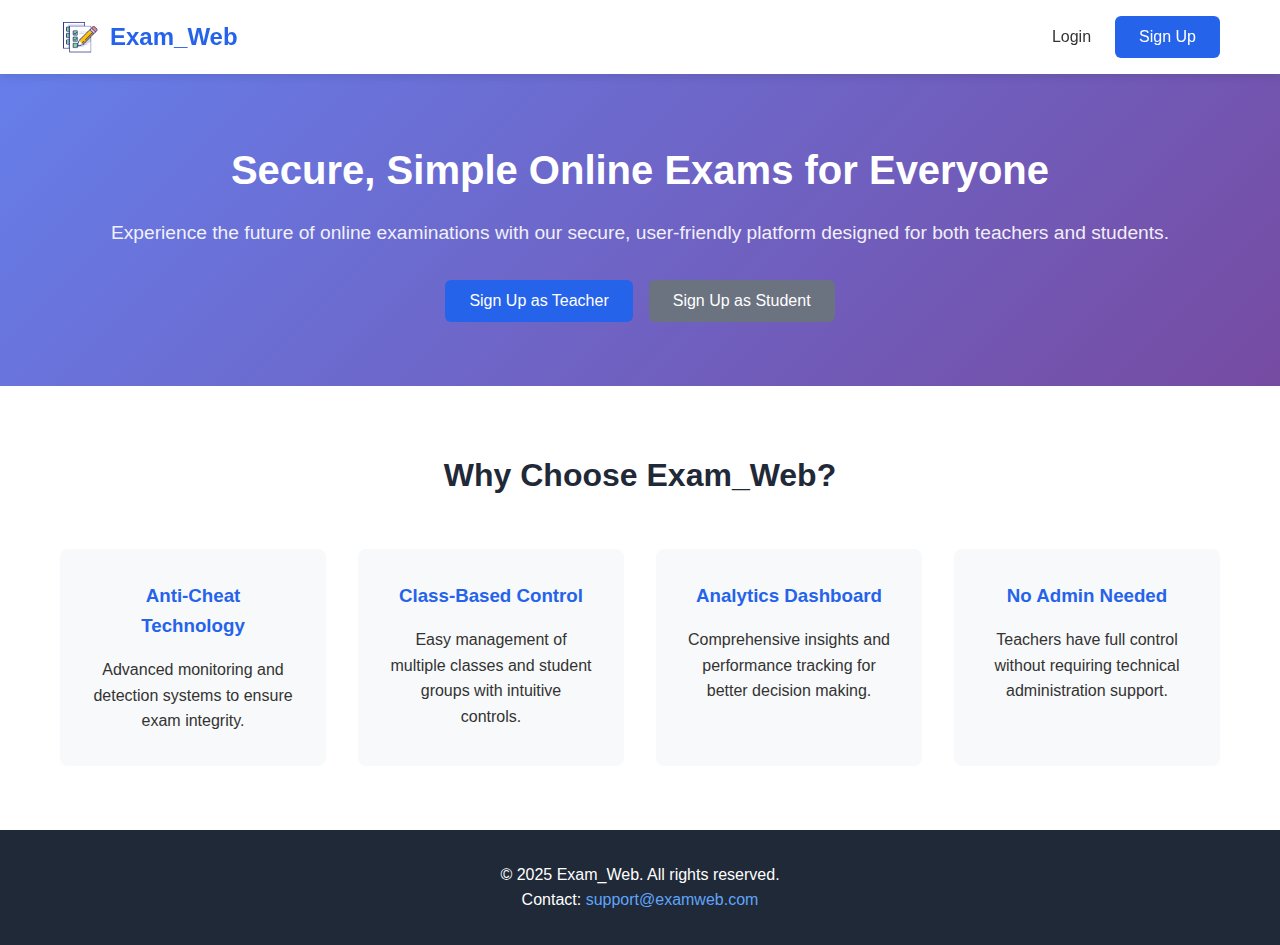
<file: index.html>
<!DOCTYPE html>
<html lang="en">
<head>
    <meta charset="UTF-8">
    <meta name="viewport" content="width=device-width, initial-scale=1.0">
    <title>Exam_Web - Secure Online Exams</title>
    <link rel="stylesheet" href="css/styles.css">
    <link rel="icon" type="image/x-icon" href="assets/favicon.ico">
</head>
<body>
    <header>
        <div class="container">
            <div class="logo">
                <img src="assets/logo.png" alt="Exam_Web Logo" width="40" height="40">
                <span>Exam_Web</span>
            </div>
            <nav>
                <a href="login.html">Login</a>
                <a href="signup.html" class="btn-primary">Sign Up</a>
            </nav>
        </div>
    </header>

    <main>
        <section class="hero">
            <div class="container">
                <h1>Secure, Simple Online Exams for Everyone</h1>
                <p>Experience the future of online examinations with our secure, user-friendly platform designed for both teachers and students.</p>
                <div class="hero-buttons">
                    <a href="signup.html?role=teacher" class="btn-primary">Sign Up as Teacher</a>
                    <a href="signup.html?role=student" class="btn-secondary">Sign Up as Student</a>
                </div>
            </div>
        </section>

        <section class="features">
            <div class="container">
                <h2>Why Choose Exam_Web?</h2>
                <div class="features-grid">
                    <div class="feature-card">
                        <h3>Anti-Cheat Technology</h3>
                        <p>Advanced monitoring and detection systems to ensure exam integrity.</p>
                    </div>
                    <div class="feature-card">
                        <h3>Class-Based Control</h3>
                        <p>Easy management of multiple classes and student groups with intuitive controls.</p>
                    </div>
                    <div class="feature-card">
                        <h3>Analytics Dashboard</h3>
                        <p>Comprehensive insights and performance tracking for better decision making.</p>
                    </div>
                    <div class="feature-card">
                        <h3>No Admin Needed</h3>
                        <p>Teachers have full control without requiring technical administration support.</p>
                    </div>
                </div>
            </div>
        </section>
    </main>

    <footer>
        <div class="container">
            <p>&copy; 2025 Exam_Web. All rights reserved.</p>
            <p>Contact: <a href="mailto:support@examweb.com">support@examweb.com</a></p>
        </div>
    </footer>

    <script src="js/main.js"></script>
</body>
</html>
</file>
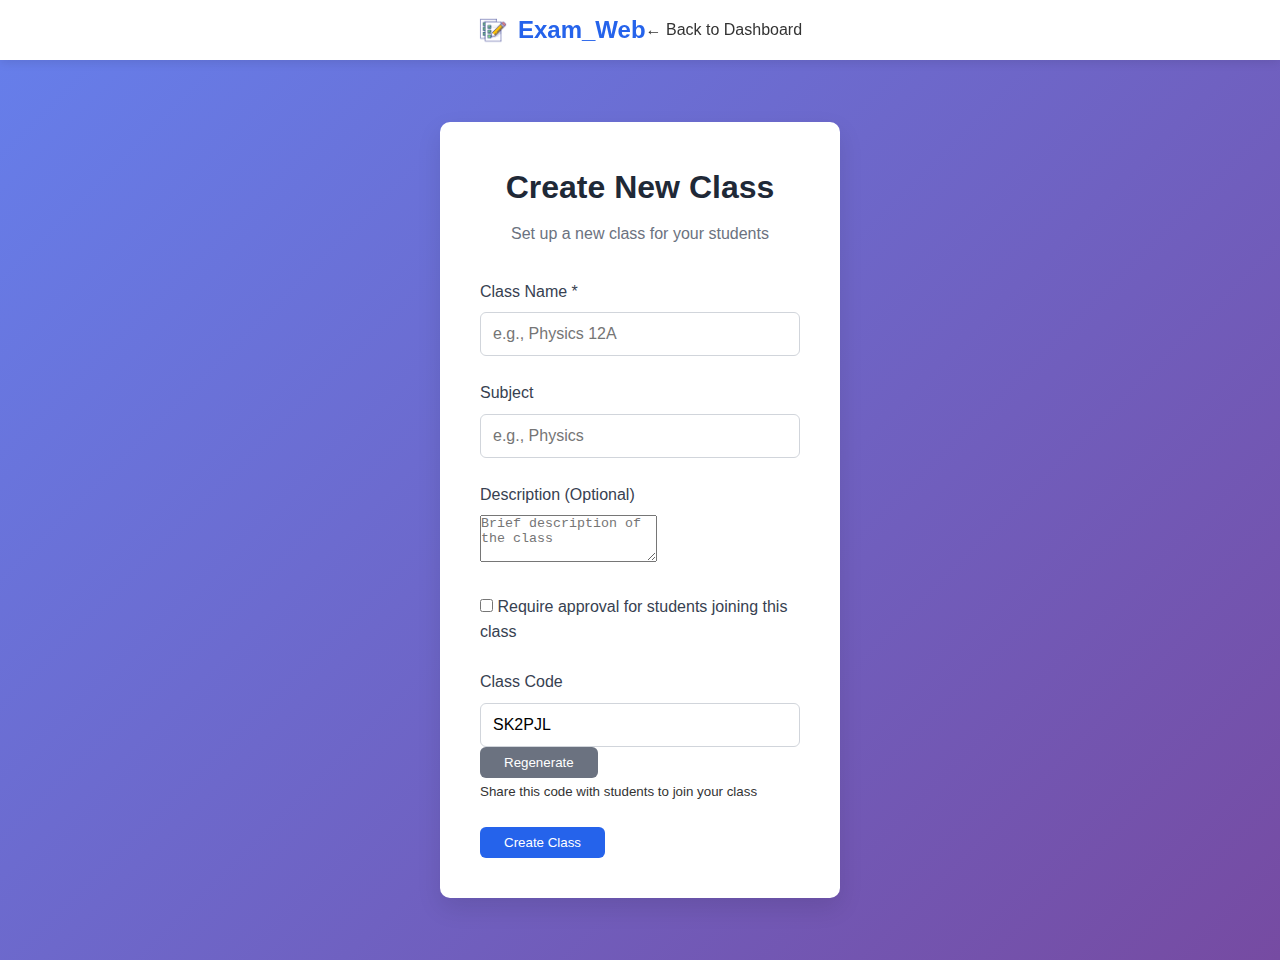
<file: class_create.html>
<!DOCTYPE html>
<html lang="en">
<head>
    <meta charset="UTF-8">
    <meta name="viewport" content="width=device-width, initial-scale=1.0">
    <title>Create Class - Exam_Web</title>
    <link rel="stylesheet" href="css/styles.css">
    <link rel="stylesheet" href="css/dashboard.css">
    <link rel="icon" type="image/x-icon" href="assets/favicon.ico">
</head>
<body>
    <nav class="dashboard-nav">
        <div class="nav-container">
            <div class="logo">
                <img src="assets/logo.png" alt="Exam_Web Logo" width="30" height="30">
                <span>Exam_Web</span>
            </div>
            <div class="nav-right">
                <a href="teacher_dashboard.html" class="back-link">← Back to Dashboard</a>
            </div>
        </div>
    </nav>

    <div class="form-container">
        <div class="form-wrapper">
            <h1>Create New Class</h1>
            <p class="form-subtitle">Set up a new class for your students</p>
            
            <form id="createClassForm">
                <div class="form-group">
                    <label for="className">Class Name *</label>
                    <input type="text" id="className" name="className" required 
                           placeholder="e.g., Physics 12A">
                </div>
                
                <div class="form-group">
                    <label for="subject">Subject</label>
                    <input type="text" id="subject" name="subject" 
                           placeholder="e.g., Physics">
                </div>
                
                <div class="form-group">
                    <label for="description">Description (Optional)</label>
                    <textarea id="description" name="description" rows="3" 
                              placeholder="Brief description of the class"></textarea>
                </div>
                
                <div class="form-group">
                    <label class="checkbox-group">
                        <input type="checkbox" id="moderation" name="moderation">
                        Require approval for students joining this class
                    </label>
                </div>
                
                <div class="form-group">
                    <label for="classCode">Class Code</label>
                    <div class="code-container">
                        <input type="text" id="classCode" name="classCode" readonly>
                        <button type="button" class="btn-secondary" onclick="regenerateCode()">
                            Regenerate
                        </button>
                    </div>
                    <small>Share this code with students to join your class</small>
                </div>
                
                <button type="submit" class="btn-primary">Create Class</button>
            </form>
            
            <div id="successMessage" class="success-message" style="display: none;">
                <h3>Class Created Successfully!</h3>
                <p>Your class has been created. Share the code <strong id="generatedCode"></strong> with your students.</p>
                <button class="btn-secondary" onclick="goToDashboard()">Go to Dashboard</button>
            </div>
        </div>
    </div>

    <script src="js/class_create.js"></script>
</body>
</html>
</file>
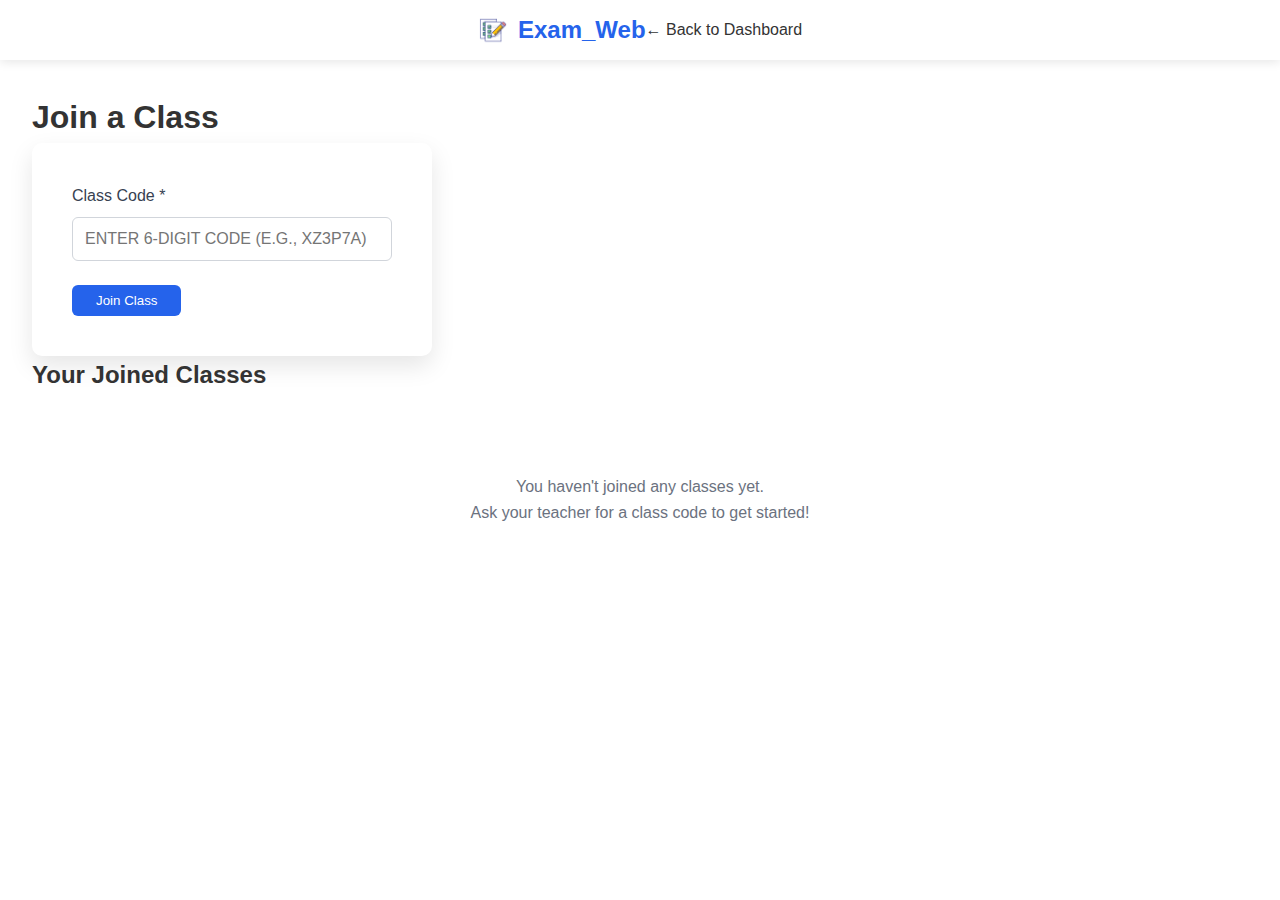
<file: class_join.html>
<!DOCTYPE html>
<html lang="en">
<head>
    <meta charset="UTF-8">
    <meta name="viewport" content="width=device-width, initial-scale=1.0">
    <title>Join Class - Exam_Web</title>
    <link rel="stylesheet" href="css/styles.css">
    <link rel="stylesheet" href="css/dashboard.css">
    <link rel="icon" type="image/x-icon" href="assets/favicon.ico">
</head>
<body>
    <nav class="dashboard-nav">
        <div class="nav-container">
            <div class="logo">
                <img src="assets/logo.png" alt="Exam_Web Logo" width="30" height="30">
                <span>Exam_Web</span>
            </div>
            <div class="nav-right">
                <a href="student_dashboard.html" class="back-link">← Back to Dashboard</a>
            </div>
        </div>
    </nav>

    <div class="dashboard-container">
        <main class="dashboard-main">
            <section class="dashboard-section active">
                <h1>Join a Class</h1>
                
                <div class="form-wrapper">
                    <form id="joinClassForm">
                        <div class="form-group">
                            <label for="classCode">Class Code *</label>
                            <input type="text" id="classCode" name="classCode" required 
                                   placeholder="Enter 6-digit code (e.g., XZ3P7A)" 
                                   maxlength="6" style="text-transform: uppercase;">
                        </div>
                        
                        <button type="submit" class="btn-primary">Join Class</button>
                    </form>
                    
                    <div id="messageArea" style="display: none;"></div>
                </div>

                <div class="section-header">
                    <h2>Your Joined Classes</h2>
                </div>
                
                <div id="joinedClassesContainer" class="cards-grid">
                    <!-- Joined classes will be populated here -->
                </div>
                
                <div id="emptyState" class="empty-state" style="display: none;">
                    <p>You haven't joined any classes yet.</p>
                    <p>Ask your teacher for a class code to get started!</p>
                </div>
            </section>
        </main>
    </div>

    <script src="js/class_join.js"></script>
</body>
</html>
</file>
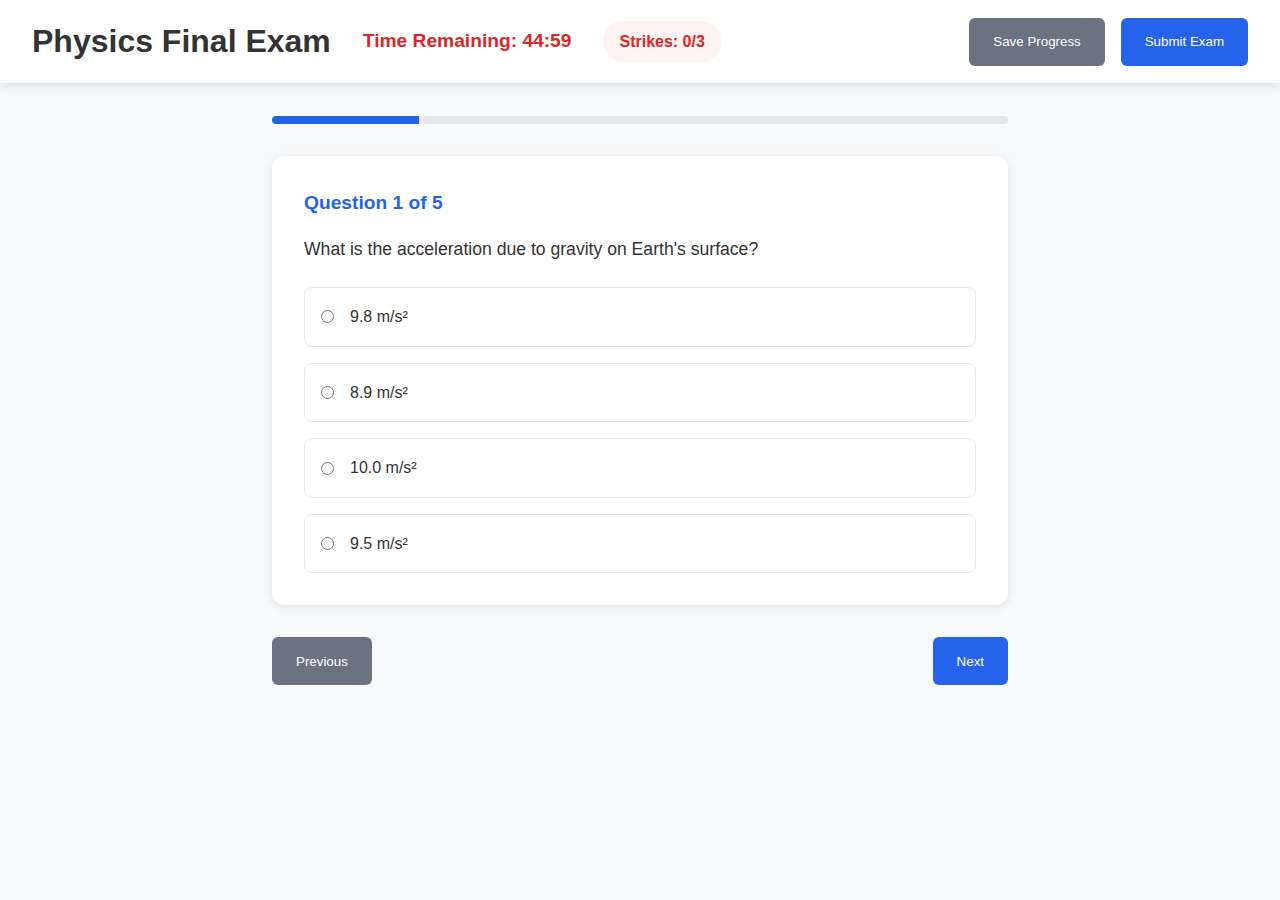
<file: exam_attempt.html>
<!DOCTYPE html>
<html lang="en">
<head>
    <meta charset="UTF-8">
    <meta name="viewport" content="width=device-width, initial-scale=1.0">
    <title>Exam Attempt - Exam_Web</title>
    <link rel="stylesheet" href="css/styles.css">
    <link rel="stylesheet" href="css/dashboard.css">
    <style>
        /* Anti-cheat specific styles */
        .fullscreen-warning {
            position: fixed;
            top: 0;
            left: 0;
            width: 100%;
            height: 100%;
            background: rgba(0, 0, 0, 0.9);
            color: white;
            display: none;
            justify-content: center;
            align-items: center;
            z-index: 9999;
            text-align: center;
        }

        .warning-content {
            background: #dc2626;
            padding: 2rem;
            border-radius: 10px;
            max-width: 400px;
        }

        .tab-switch-warning {
            position: fixed;
            top: 50%;
            left: 50%;
            transform: translate(-50%, -50%);
            background: #fbbf24;
            color: #92400e;
            padding: 1rem 2rem;
            border-radius: 8px;
            z-index: 10000;
            display: none;
            box-shadow: 0 4px 20px rgba(0, 0, 0, 0.3);
        }

        .exam-container {
            max-width: 800px;
            margin: 0 auto;
            padding: 2rem;
        }

        .question-card {
            background: white;
            border-radius: 12px;
            padding: 2rem;
            margin-bottom: 2rem;
            box-shadow: 0 2px 10px rgba(0, 0, 0, 0.1);
        }

        .question-number {
            font-size: 1.2rem;
            font-weight: bold;
            color: #2563eb;
            margin-bottom: 1rem;
        }

        .question-text {
            font-size: 1.1rem;
            margin-bottom: 1.5rem;
            line-height: 1.6;
        }

        .options-container {
            display: flex;
            flex-direction: column;
            gap: 1rem;
        }

        .option-item {
            display: flex;
            align-items: center;
            gap: 1rem;
            padding: 1rem;
            border: 1px solid #e5e7eb;
            border-radius: 8px;
            cursor: pointer;
            transition: all 0.3s;
        }

        .option-item:hover {
            background: #f8f9fa;
            border-color: #2563eb;
        }

        .option-item.selected {
            background: #eff6ff;
            border-color: #2563eb;
        }

        .exam-header {
            background: white;
            padding: 1rem 2rem;
            border-bottom: 1px solid #e5e7eb;
            position: sticky;
            top: 0;
            z-index: 100;
            display: flex;
            justify-content: space-between;
            align-items: center;
        }

        .exam-info {
            display: flex;
            gap: 2rem;
            align-items: center;
        }

        .timer {
            font-size: 1.2rem;
            font-weight: bold;
            color: #dc2626;
        }

        .strikes-counter {
            background: #fef2f2;
            color: #dc2626;
            padding: 0.5rem 1rem;
            border-radius: 20px;
            font-weight: bold;
        }

        .exam-controls {
            display: flex;
            gap: 1rem;
            align-items: center;
        }

        .nav-buttons {
            display: flex;
            gap: 1rem;
            justify-content: space-between;
            margin-top: 2rem;
        }

        .progress-bar {
            width: 100%;
            height: 8px;
            background: #e5e7eb;
            border-radius: 4px;
            overflow: hidden;
            margin-bottom: 2rem;
        }

        .progress-fill {
            height: 100%;
            background: #2563eb;
            transition: width 0.3s;
        }

        .sr-only {
            position: absolute;
            width: 1px;
            height: 1px;
            padding: 0;
            margin: -1px;
            overflow: hidden;
            clip: rect(0, 0, 0, 0);
            white-space: nowrap;
            border: 0;
        }

        @media (max-width: 768px) {
            .exam-header {
                flex-direction: column;
                gap: 1rem;
                padding: 1rem;
            }

            .exam-info {
                flex-direction: column;
                gap: 1rem;
                align-items: flex-start;
            }

            .exam-container {
                padding: 1rem;
            }

            .question-card {
                padding: 1rem;
            }
        }

        /* Touch target improvements */
        .option-item {
            min-height: 48px;
            padding: 1rem;
        }

        .btn-primary, .btn-secondary {
            min-height: 48px;
            min-width: 48px;
            padding: 0.75rem 1.5rem;
        }

        /* Focus styles for keyboard navigation */
        .option-item:focus-within {
            outline: 2px solid #2563eb;
            outline-offset: 2px;
        }

        input[type="radio"]:focus {
            outline: 2px solid #2563eb;
            outline-offset: 2px;
        }
    </style>
</head>
<body>
    <!-- Fullscreen warning overlay -->
    <div id="fullscreenWarning" class="fullscreen-warning" role="alert" aria-live="assertive">
        <div class="warning-content">
            <h2>⚠️ Fullscreen Required</h2>
            <p>Please return to fullscreen mode to continue the exam.</p>
            <button onclick="enterFullscreen()" class="btn-primary">Enter Fullscreen</button>
        </div>
    </div>

    <!-- Tab switch warning -->
    <div id="tabWarning" class="tab-switch-warning" role="alert" aria-live="assertive">
        <p>⚠️ Tab switching detected! Strike added.</p>
    </div>

    <!-- Exam Header -->
    <header class="exam-header">
        <div class="exam-info">
            <h1>Physics Final Exam</h1>
            <div class="timer" aria-live="polite" aria-atomic="true">
                Time Remaining: <span id="timerDisplay">45:00</span>
            </div>
            <div class="strikes-counter" aria-live="polite">
                Strikes: <span id="strikesCount">0</span>/3
            </div>
        </div>
        <div class="exam-controls">
            <button onclick="saveProgress()" class="btn-secondary" aria-label="Save current progress">
                Save Progress
            </button>
            <button onclick="submitExam()" class="btn-primary" aria-label="Submit exam">
                Submit Exam
            </button>
        </div>
    </header>

    <!-- Main Exam Content -->
    <main class="exam-container">
        <div class="progress-bar" role="progressbar" aria-valuenow="1" aria-valuemin="1" aria-valuemax="5">
            <div class="progress-fill" style="width: 20%"></div>
        </div>

        <div class="question-card" id="question1">
            <div class="question-number">Question 1 of 5</div>
            <div class="question-text">
                What is the acceleration due to gravity on Earth's surface?
            </div>
            <div class="options-container" role="radiogroup" aria-labelledby="question1">
                <label class="option-item">
                    <input type="radio" name="q1" value="A" tabindex="1">
                    <span>9.8 m/s²</span>
                </label>
                <label class="option-item">
                    <input type="radio" name="q1" value="B" tabindex="2">
                    <span>8.9 m/s²</span>
                </label>
                <label class="option-item">
                    <input type="radio" name="q1" value="C" tabindex="3">
                    <span>10.0 m/s²</span>
                </label>
                <label class="option-item">
                    <input type="radio" name="q1" value="D" tabindex="4">
                    <span>9.5 m/s²</span>
                </label>
            </div>
        </div>

        <div class="nav-buttons">
            <button onclick="previousQuestion()" class="btn-secondary" tabindex="5" 
                    aria-label="Go to previous question">
                Previous
            </button>
            <button onclick="nextQuestion()" class="btn-primary" tabindex="6" 
                    aria-label="Go to next question">
                Next
            </button>
        </div>
    </main>

    <script>
        // Anti-cheat variables
        let strikes = 0;
        let maxStrikes = 3;
        let examStartTime = Date.now();
        let examDuration = 45 * 60 * 1000; // 45 minutes
        let isFullscreen = false;
        let examData = {
            answers: {},
            startTime: examStartTime
        };

        // Initialize exam
        document.addEventListener('DOMContentLoaded', function() {
            enterFullscreen();
            startTimer();
            setupAntiCheat();
            loadSavedProgress();
        });

        // Fullscreen functionality
        function enterFullscreen() {
            const element = document.documentElement;
            if (element.requestFullscreen) {
                element.requestFullscreen();
            } else if (element.webkitRequestFullscreen) {
                element.webkitRequestFullscreen();
            } else if (element.msRequestFullscreen) {
                element.msRequestFullscreen();
            }
            isFullscreen = true;
            document.getElementById('fullscreenWarning').style.display = 'none';
        }

        function exitFullscreen() {
            if (document.exitFullscreen) {
                document.exitFullscreen();
            } else if (document.webkitExitFullscreen) {
                document.webkitExitFullscreen();
            } else if (document.msExitFullscreen) {
                document.msExitFullscreen();
            }
            isFullscreen = false;
        }

        // Anti-cheat detection
        function setupAntiCheat() {
            // Detect fullscreen changes
            document.addEventListener('fullscreenchange', handleFullscreenChange);
            document.addEventListener('webkitfullscreenchange', handleFullscreenChange);
            document.addEventListener('msfullscreenchange', handleFullscreenChange);

            // Detect tab switching
            document.addEventListener('visibilitychange', handleVisibilityChange);

            // Prevent right-click
            document.addEventListener('contextmenu', e => e.preventDefault());

            // Prevent copy/paste
            document.addEventListener('copy', e => e.preventDefault());
            document.addEventListener('paste', e => e.preventDefault());
            document.addEventListener('cut', e => e.preventDefault());

            // Prevent F12 and other developer tools
            document.addEventListener('keydown', handleKeyDown);

            // Auto-save every 30 seconds
            setInterval(saveProgress, 30000);
        }

        function handleFullscreenChange() {
            if (!document.fullscreenElement && !document.webkitFullscreenElement && !document.msFullscreenElement) {
                isFullscreen = false;
                document.getElementById('fullscreenWarning').style.display = 'flex';
                addStrike('Fullscreen exit detected');
            }
        }

        function handleVisibilityChange() {
            if (document.hidden) {
                addStrike('Tab switch detected');
                showTabWarning();
            }
        }

        function handleKeyDown(e) {
            // Prevent F12, Ctrl+Shift+I, Ctrl+U, etc.
            if (e.key === 'F12' || 
                (e.ctrlKey && e.shiftKey && e.key === 'I') ||
                (e.ctrlKey && e.key === 'u') ||
                (e.ctrlKey && e.key === 'U')) {
                e.preventDefault();
                addStrike('Developer tools attempted');
            }
        }

        function addStrike(reason) {
            strikes++;
            document.getElementById('strikesCount').textContent = strikes;
            
            if (strikes >= maxStrikes) {
                autoSubmitExam('Maximum strikes reached');
            }
        }

        function showTabWarning() {
            const warning = document.getElementById('tabWarning');
            warning.style.display = 'block';
            setTimeout(() => {
                warning.style.display = 'none';
            }, 3000);
        }

        // Timer functionality
        function startTimer() {
            const timerDisplay = document.getElementById('timerDisplay');
            const endTime = examStartTime + examDuration;

            function updateTimer() {
                const now = Date.now();
                const remaining = Math.max(0, endTime - now);
                
                if (remaining === 0) {
                    autoSubmitExam('Time expired');
                    return;
                }

                const minutes = Math.floor(remaining / 60000);
                const seconds = Math.floor((remaining % 60000) / 1000);
                timerDisplay.textContent = `${minutes}:${seconds.toString().padStart(2, '0')}`;
                
                requestAnimationFrame(updateTimer);
            }
            
            updateTimer();
        }

        // Navigation functions
        function nextQuestion() {
            saveCurrentAnswer();
            // In real implementation, would load next question
            console.log('Next question');
        }

        function previousQuestion() {
            saveCurrentAnswer();
            // In real implementation, would load previous question
            console.log('Previous question');
        }

        function saveCurrentAnswer() {
            const selectedAnswer = document.querySelector('input[name="q1"]:checked');
            if (selectedAnswer) {
                examData.answers['q1'] = selectedAnswer.value;
                saveProgress();
            }
        }

        function saveProgress() {
            localStorage.setItem('examProgress', JSON.stringify(examData));
            console.log('Progress saved');
        }

        function loadSavedProgress() {
            const saved = localStorage.getItem('examProgress');
            if (saved) {
                examData = JSON.parse(saved);
                // Restore answers
                if (examData.answers['q1']) {
                    const radio = document.querySelector(`input[name="q1"][value="${examData.answers['q1']}"]`);
                    if (radio) radio.checked = true;
                }
            }
        }

        function submitExam() {
            if (confirm('Are you sure you want to submit the exam?')) {
                saveCurrentAnswer();
                localStorage.removeItem('examProgress');
                
                // In real implementation, would submit to server
                console.log('Exam submitted:', examData);
                window.location.href = 'exam_result.html';
            }
        }

        function autoSubmitExam(reason) {
            alert(`Exam auto-submitted: ${reason}`);
            saveCurrentAnswer();
            localStorage.removeItem('examProgress');
            window.location.href = 'exam_result.html';
        }

        // Handle page unload
        window.addEventListener('beforeunload', function(e) {
            if (strikes < maxStrikes) {
                e.preventDefault();
                e.returnValue = 'Are you sure you want to leave? Your progress will be saved.';
            }
        });
    </script>
</body>
</html>
</file>
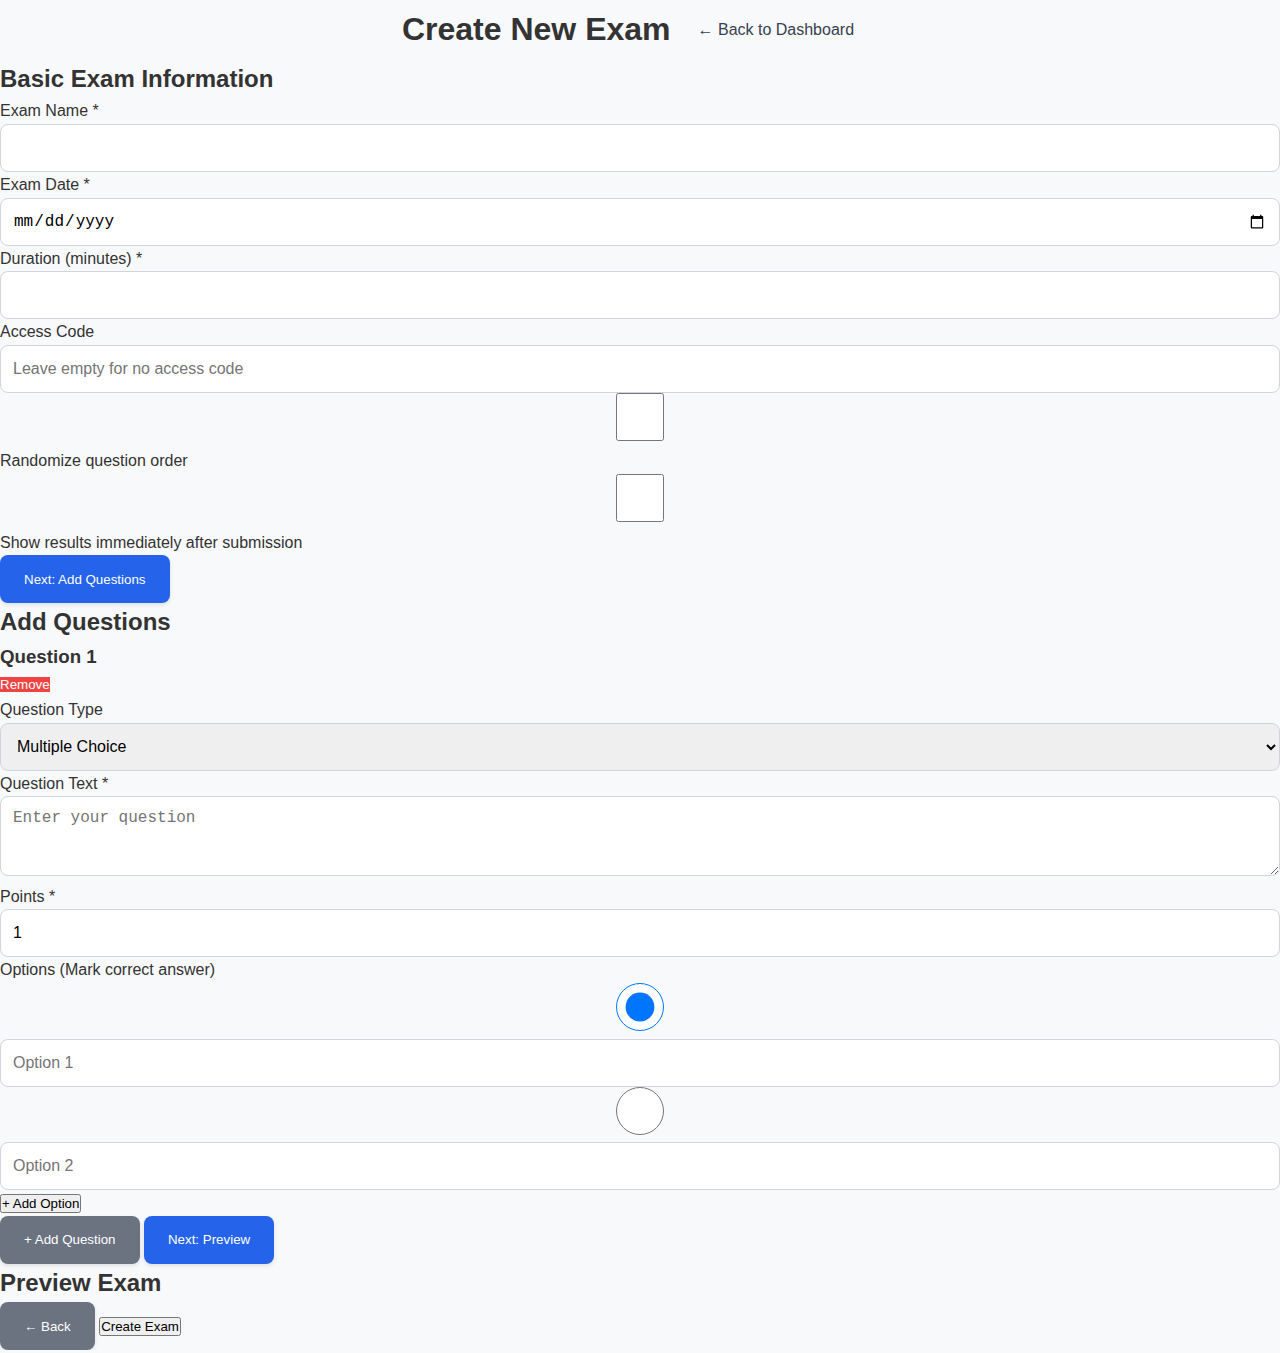
<file: exam_create.html>
<!DOCTYPE html>
<html lang="en">
<head>
    <meta charset="UTF-8">
    <meta name="viewport" content="width=device-width, initial-scale=1.0">
    <title>Create Exam - Exam Platform</title>
    <link rel="stylesheet" href="css/styles_enhanced.css">
    <link rel="stylesheet" href="css/dashboard.css">
</head>
<body>
    <nav class="navbar">
        <div class="nav-container">
            <h1 class="nav-title">Create New Exam</h1>
            <a href="teacher_dashboard.html" class="nav-link">← Back to Dashboard</a>
        </div>
    </nav>

    <main class="exam-create-container">
        <form id="examCreateForm" class="exam-form">
            <!-- Step 1: Basic Info -->
            <div class="form-step active" id="step1">
                <h2>Basic Exam Information</h2>
                
                <div class="form-group">
                    <label for="examName">Exam Name *</label>
                    <input type="text" id="examName" name="examName" required>
                </div>

                <div class="form-group">
                    <label for="examDate">Exam Date *</label>
                    <input type="date" id="examDate" name="examDate" required>
                </div>

                <div class="form-group">
                    <label for="examDuration">Duration (minutes) *</label>
                    <input type="number" id="examDuration" name="examDuration" min="1" max="180" required>
                </div>

                <div class="form-group">
                    <label for="accessCode">Access Code</label>
                    <input type="text" id="accessCode" name="accessCode" placeholder="Leave empty for no access code">
                </div>

                <div class="form-group">
                    <label>
                        <input type="checkbox" id="randomizeQuestions"> Randomize question order
                    </label>
                </div>

                <div class="form-group">
                    <label>
                        <input type="checkbox" id="showResults"> Show results immediately after submission
                    </label>
                </div>

                <button type="button" class="btn btn-primary" onclick="nextStep()">Next: Add Questions</button>
            </div>

            <!-- Step 2: Add Questions -->
            <div class="form-step" id="step2">
                <h2>Add Questions</h2>
                
                <div id="questionsContainer">
                    <!-- Questions will be dynamically added here -->
                </div>

                <button type="button" class="btn btn-secondary" onclick="addQuestion()">+ Add Question</button>
                <button type="button" class="btn btn-primary" onclick="nextStep()">Next: Preview</button>
            </div>

            <!-- Step 3: Preview & Save -->
            <div class="form-step" id="step3">
                <h2>Preview Exam</h2>
                
                <div id="examPreview">
                    <!-- Preview will be generated here -->
                </div>

                <div class="form-actions">
                    <button type="button" class="btn btn-secondary" onclick="prevStep()">← Back</button>
                    <button type="submit" class="btn btn-success">Create Exam</button>
                </div>
            </div>
        </form>
    </main>

    <script src="js/exam_create.js"></script>
</body>
</html>
</file>
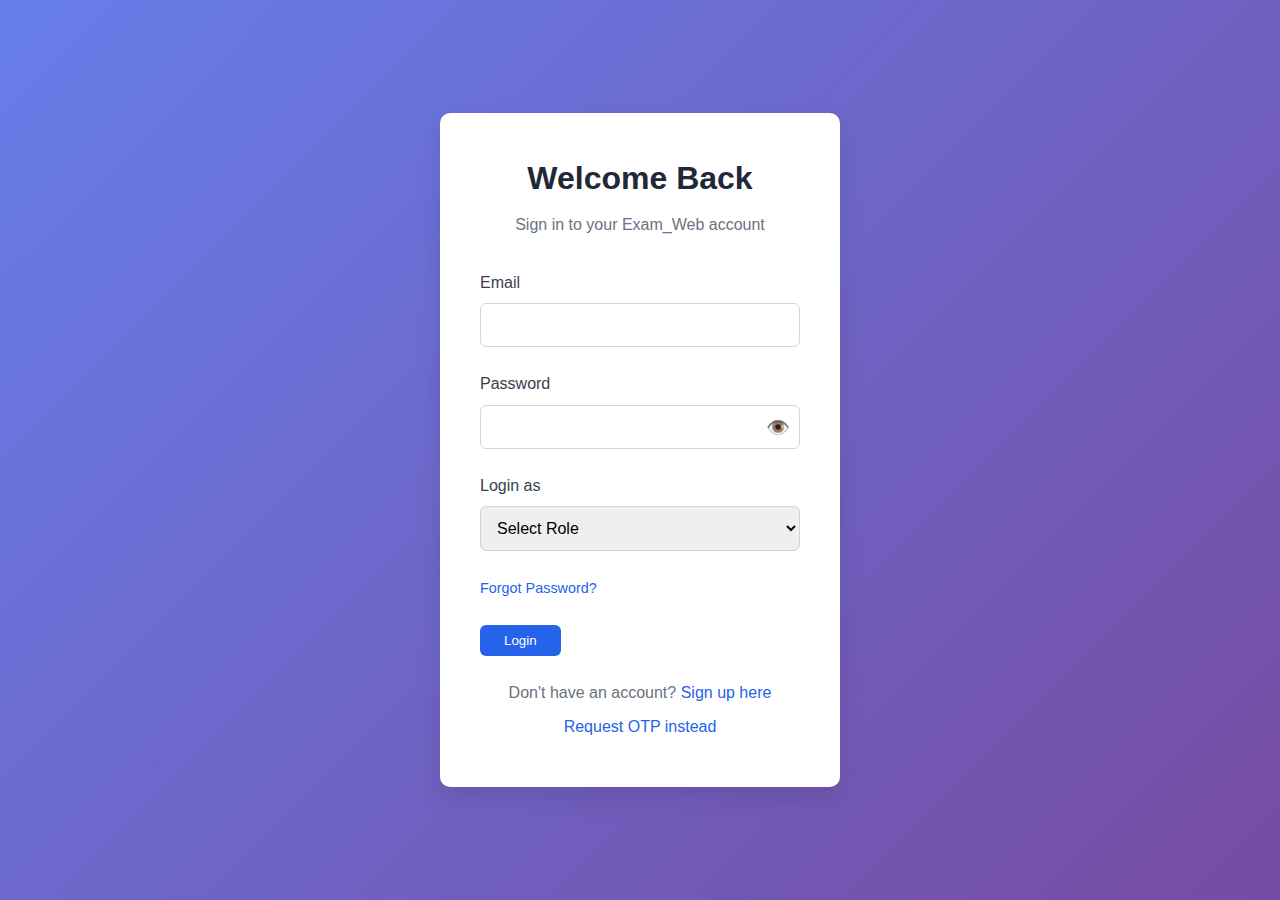
<file: login.html>
<!DOCTYPE html>
<html lang="en">
<head>
    <meta charset="UTF-8">
    <meta name="viewport" content="width=device-width, initial-scale=1.0">
    <title>Login - Exam_Web</title>
    <link rel="stylesheet" href="css/styles.css">
    <link rel="icon" type="image/x-icon" href="assets/favicon.ico">
</head>
<body>
    <div class="form-container">
        <div class="form-wrapper">
            <h1>Welcome Back</h1>
            <p class="form-subtitle">Sign in to your Exam_Web account</p>
            
            <form id="loginForm">
                <div class="form-group">
                    <label for="email">Email</label>
                    <input type="email" id="email" name="email" required>
                </div>
                
                <div class="form-group">
                    <label for="password">Password</label>
                    <div class="password-input">
                        <input type="password" id="password" name="password" required>
                        <button type="button" class="toggle-password" onclick="togglePassword()">
                            <span id="toggleIcon">👁️</span>
                        </button>
                    </div>
                </div>
                
                <div class="form-group">
                    <label for="role">Login as</label>
                    <select id="role" name="role" required>
                        <option value="">Select Role</option>
                        <option value="student">Student</option>
                        <option value="teacher">Teacher</option>
                    </select>
                </div>
                
                <div class="form-group">
                    <a href="#" class="forgot-link">Forgot Password?</a>
                </div>
                
                <button type="submit" class="btn-primary">Login</button>
                
                <div class="form-footer">
                    <p>Don't have an account? <a href="signup.html">Sign up here</a></p>
                    <p><a href="otp_verify.html">Request OTP instead</a></p>
                </div>
            </form>
            
            <div id="errorMessage" class="error-message" style="display: none;"></div>
        </div>
    </div>

    <script src="js/main.js"></script>
</body>
</html>
</file>
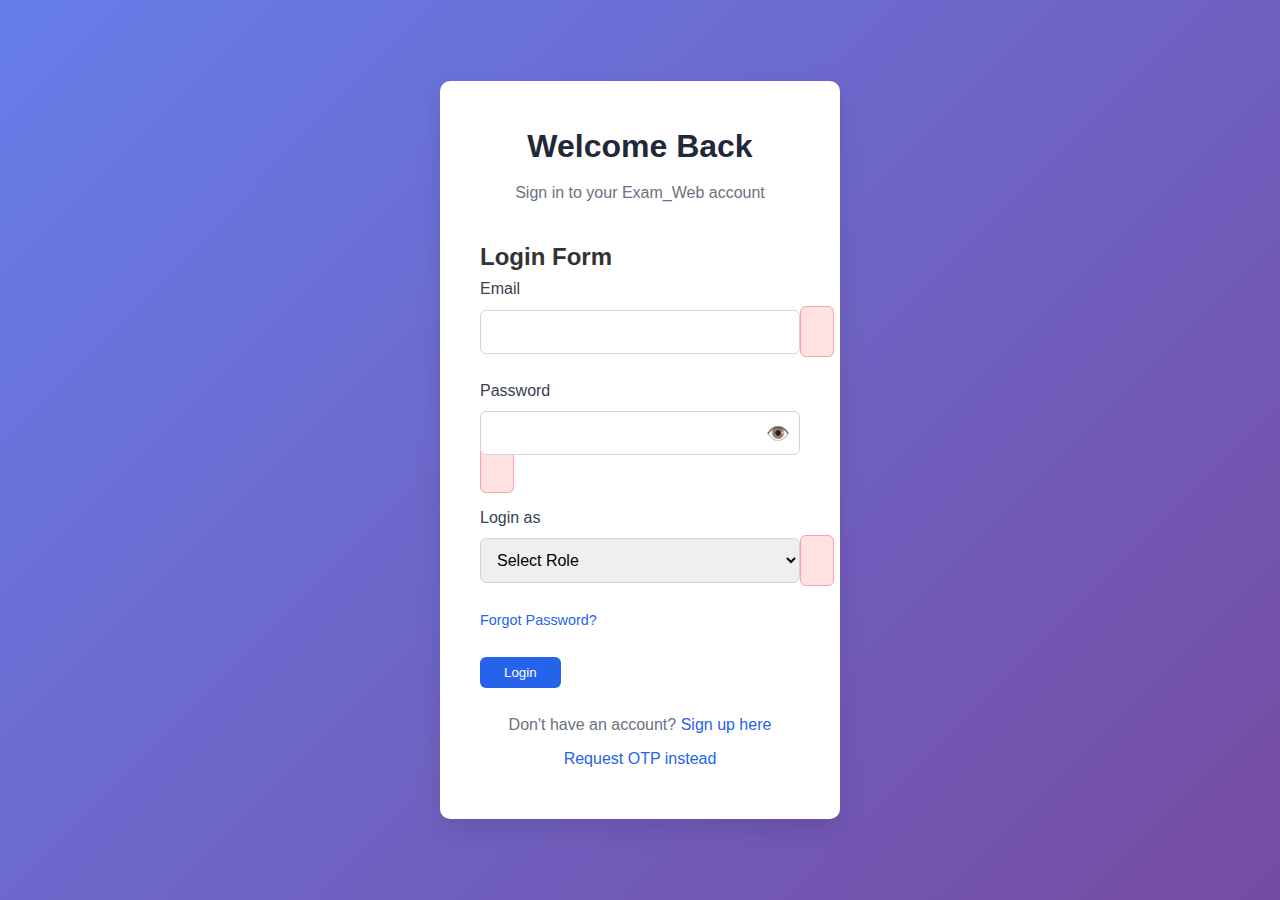
<file: login_accessible.html>
<!DOCTYPE html>
<html lang="en">
<head>
    <meta charset="UTF-8">
    <meta name="viewport" content="width=device-width, initial-scale=1.0">
    <title>Login - Exam_Web</title>
    <link rel="stylesheet" href="css/styles.css">
    <link rel="icon" type="image/x-icon" href="assets/favicon.ico">
</head>
<body>
    <div class="form-container">
        <div class="form-wrapper">
            <h1>Welcome Back</h1>
            <p class="form-subtitle">Sign in to your Exam_Web account</p>
            
            <form id="loginForm" role="form" aria-labelledby="loginFormTitle">
                <h2 id="loginFormTitle" class="sr-only">Login Form</h2>
                
                <div class="form-group">
                    <label for="email" aria-label="Email Address">Email</label>
                    <input type="email" id="email" name="email" required tabindex="1" 
                           aria-required="true" aria-describedby="emailError">
                    <span id="emailError" class="error-message" role="alert" aria-live="polite"></span>
                </div>
                
                <div class="form-group">
                    <label for="password" aria-label="Password">Password</label>
                    <div class="password-input">
                        <input type="password" id="password" name="password" required tabindex="2" 
                               aria-required="true" aria-describedby="passwordError">
                        <button type="button" class="toggle-password" onclick="togglePassword()" 
                                aria-label="Toggle password visibility" tabindex="3">
                            <span id="toggleIcon" aria-hidden="true">👁️</span>
                        </button>
                    </div>
                    <span id="passwordError" class="error-message" role="alert" aria-live="polite"></span>
                </div>
                
                <div class="form-group">
                    <label for="role" aria-label="Select your role">Login as</label>
                    <select id="role" name="role" required tabindex="4" 
                            aria-required="true" aria-describedby="roleError">
                        <option value="">Select Role</option>
                        <option value="student">Student</option>
                        <option value="teacher">Teacher</option>
                    </select>
                    <span id="roleError" class="error-message" role="alert" aria-live="polite"></span>
                </div>
                
                <div class="form-group">
                    <a href="#" class="forgot-link" tabindex="5">Forgot Password?</a>
                </div>
                
                <button type="submit" class="btn-primary" tabindex="6" 
                        aria-label="Submit login form">Login</button>
                
                <div class="form-footer">
                    <p>Don't have an account? <a href="signup.html" tabindex="7">Sign up here</a></p>
                    <p><a href="otp_verify.html" tabindex="8">Request OTP instead</a></p>
                </div>
            </form>
            
            <div id="errorMessage" class="error-message" role="alert" aria-live="assertive" style="display: none;"></div>
        </div>
    </div>

    <script src="js/main.js"></script>
</body>
</html>
</file>
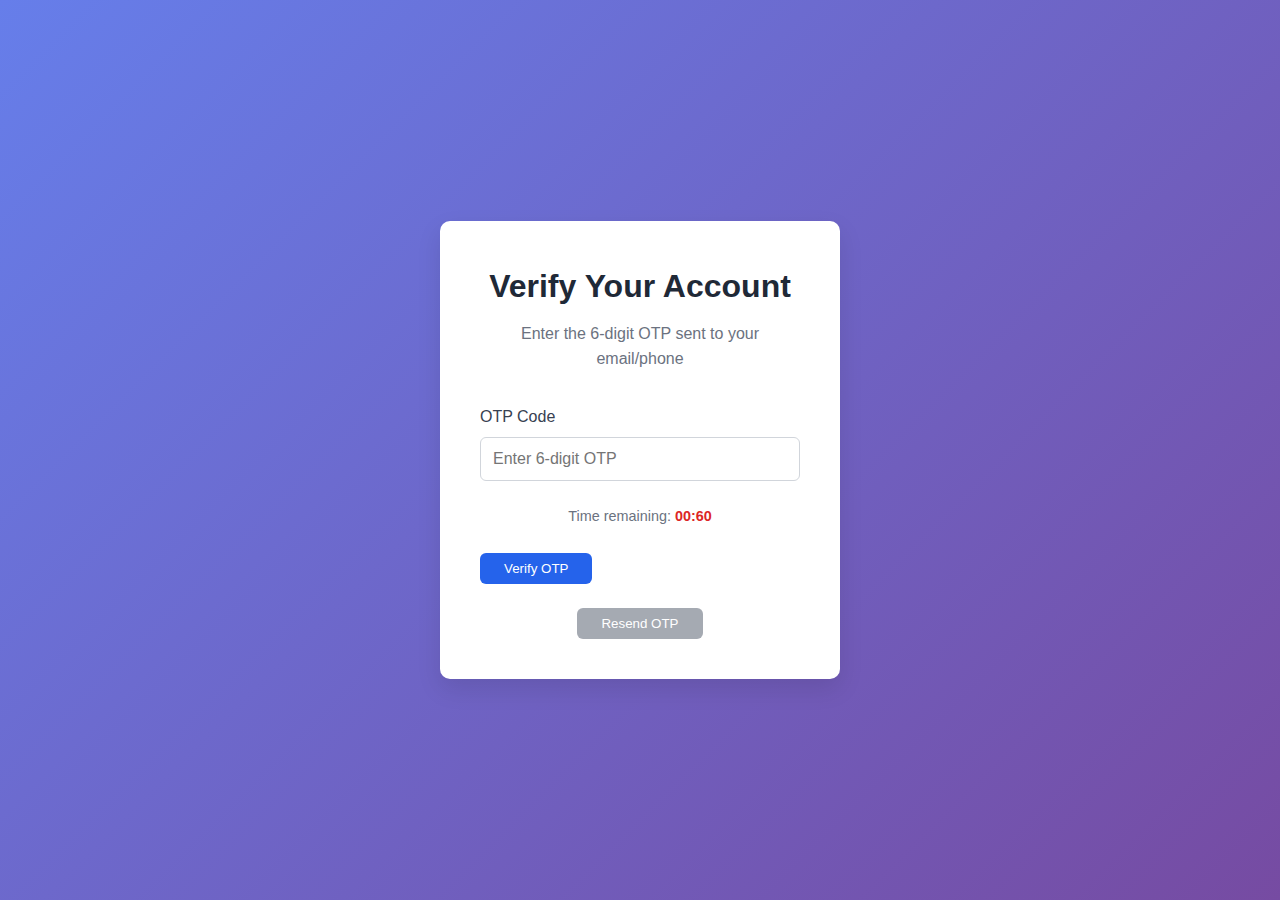
<file: otp_verify.html>
<!DOCTYPE html>
<html lang="en">
<head>
    <meta charset="UTF-8">
    <meta name="viewport" content="width=device-width, initial-scale=1.0">
    <title>Verify OTP - Exam_Web</title>
    <link rel="stylesheet" href="css/styles.css">
    <link rel="icon" type="image/x-icon" href="assets/favicon.ico">
</head>
<body>
    <div class="form-container">
        <div class="form-wrapper">
            <h1>Verify Your Account</h1>
            <p class="form-subtitle">Enter the 6-digit OTP sent to your email/phone</p>
            
            <form id="otpVerifyForm">
                <div class="form-group">
                    <label for="otp">OTP Code</label>
                    <input type="text" id="otp" name="otp" pattern="[0-9]{6}" maxlength="6" placeholder="Enter 6-digit OTP" required>
                </div>
                
                <div class="form-group">
                    <div class="timer-container">
                        <span>Time remaining: <span id="timer">00:60</span></span>
                    </div>
                </div>
                
                <button type="submit" class="btn-primary">Verify OTP</button>
                
                <div class="form-footer">
                    <button type="button" id="resendBtn" class="btn-secondary" disabled onclick="resendOTP()">
                        Resend OTP
                    </button>
                </div>
            </form>
            
            <div id="errorMessage" class="error-message" style="display: none;"></div>
            <div id="successMessage" class="success-message" style="display: none;"></div>
        </div>
    </div>

    <script src="js/main.js"></script>
</body>
</html>
</file>
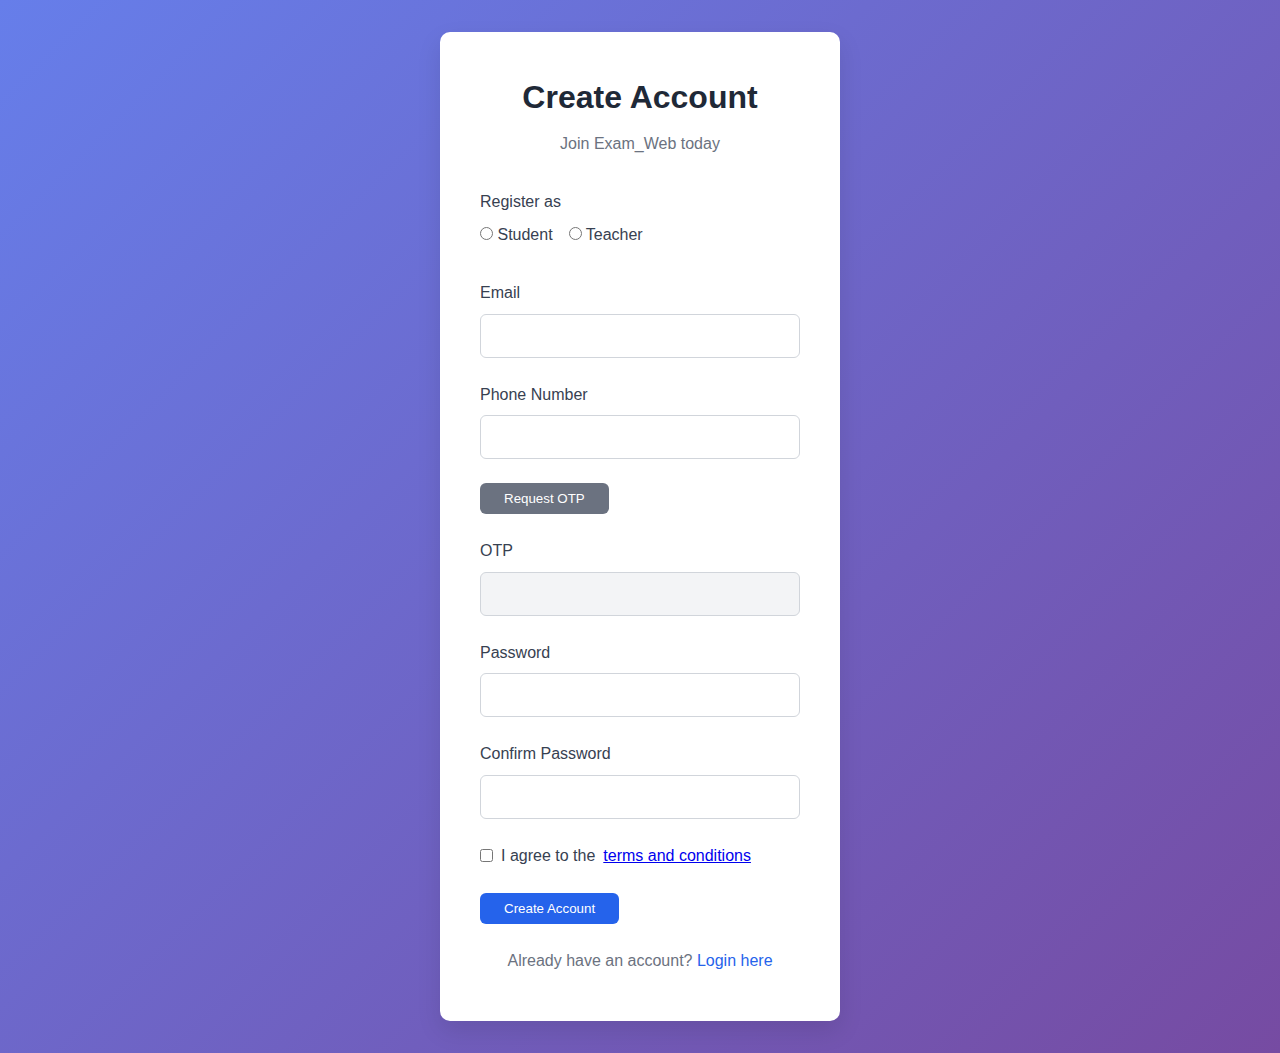
<file: signup.html>
<!DOCTYPE html>
<html lang="en">
<head>
    <meta charset="UTF-8">
    <meta name="viewport" content="width=device-width, initial-scale=1.0">
    <title>Sign Up - Exam_Web</title>
    <link rel="stylesheet" href="css/styles.css">
    <link rel="icon" type="image/x-icon" href="assets/favicon.ico">
</head>
<body>
    <div class="form-container">
        <div class="form-wrapper">
            <h1>Create Account</h1>
            <p class="form-subtitle">Join Exam_Web today</p>
            
            <form id="signupForm">
                <div class="form-group">
                    <label>Register as</label>
                    <div class="radio-group">
                        <label class="radio-option">
                            <input type="radio" name="role" value="student" required>
                            <span>Student</span>
                        </label>
                        <label class="radio-option">
                            <input type="radio" name="role" value="teacher" required>
                            <span>Teacher</span>
                        </label>
                    </div>
                </div>
                
                <div class="form-group">
                    <label for="email">Email</label>
                    <input type="email" id="email" name="email" required>
                </div>
                
                <div class="form-group">
                    <label for="phone">Phone Number</label>
                    <input type="tel" id="phone" name="phone" pattern="[0-9]{10}" maxlength="10" required>
                </div>
                
                <div class="form-group">
                    <button type="button" id="requestOtpBtn" class="btn-secondary" onclick="requestOTP()">
                        Request OTP
                    </button>
                </div>
                
                <div class="form-group">
                    <label for="otp">OTP</label>
                    <input type="text" id="otp" name="otp" pattern="[0-9]{6}" maxlength="6" disabled required>
                </div>
                
                <div class="form-group">
                    <label for="password">Password</label>
                    <input type="password" id="password" name="password" required>
                </div>
                
                <div class="form-group">
                    <label for="confirmPassword">Confirm Password</label>
                    <input type="password" id="confirmPassword" name="confirmPassword" required>
                </div>
                
                <div class="form-group checkbox-group">
                    <label>
                        <input type="checkbox" id="terms" name="terms" required>
                        I agree to the <a href="#">terms and conditions</a>
                    </label>
                </div>
                
                <button type="submit" class="btn-primary">Create Account</button>
                
                <div class="form-footer">
                    <p>Already have an account? <a href="login.html">Login here</a></p>
                </div>
            </form>
            
            <div id="errorMessage" class="error-message" style="display: none;"></div>
            <div id="successMessage" class="success-message" style="display: none;"></div>
        </div>
    </div>

    <script src="js/main.js"></script>
</body>
</html>
</file>
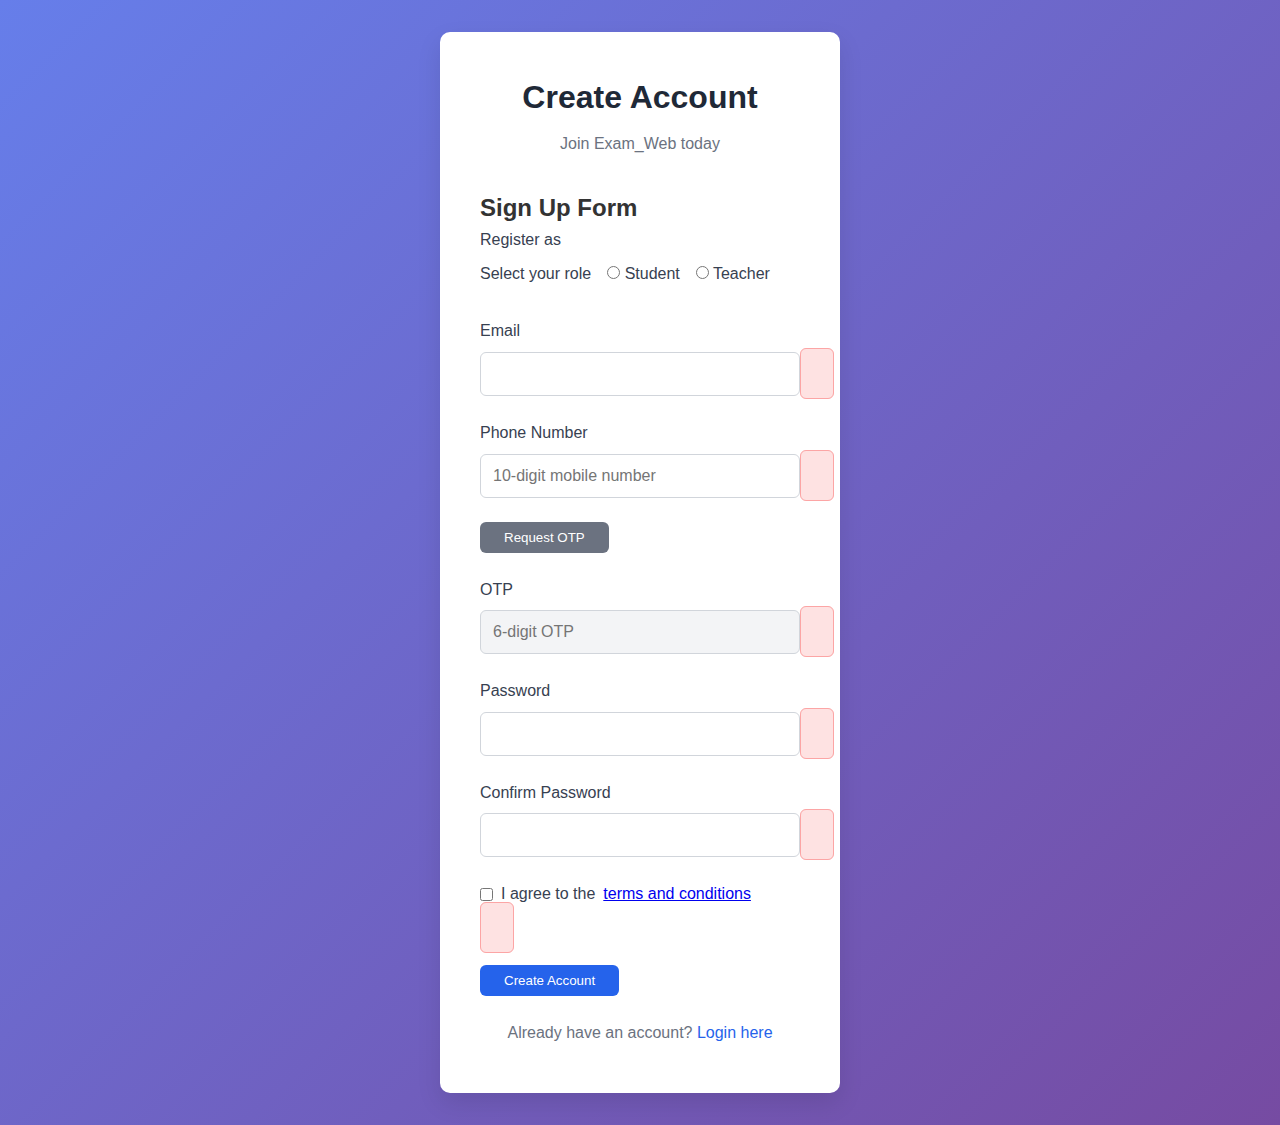
<file: signup_accessible.html>
<!DOCTYPE html>
<html lang="en">
<head>
    <meta charset="UTF-8">
    <meta name="viewport" content="width=device-width, initial-scale=1.0">
    <title>Sign Up - Exam_Web</title>
    <link rel="stylesheet" href="css/styles.css">
    <link rel="icon" type="image/x-icon" href="assets/favicon.ico">
</head>
<body>
    <div class="form-container">
        <div class="form-wrapper">
            <h1>Create Account</h1>
            <p class="form-subtitle">Join Exam_Web today</p>
            
            <form id="signupForm" role="form" aria-labelledby="signupFormTitle">
                <h2 id="signupFormTitle" class="sr-only">Sign Up Form</h2>
                
                <div class="form-group">
                    <label>Register as</label>
                    <div class="radio-group" role="radiogroup" aria-labelledby="roleLabel">
                        <label id="roleLabel" class="sr-only">Select your role</label>
                        <label class="radio-option">
                            <input type="radio" name="role" value="student" required tabindex="1" 
                                   aria-label="Register as Student">
                            <span>Student</span>
                        </label>
                        <label class="radio-option">
                            <input type="radio" name="role" value="teacher" required tabindex="2" 
                                   aria-label="Register as Teacher">
                            <span>Teacher</span>
                        </label>
                    </div>
                </div>
                
                <div class="form-group">
                    <label for="email" aria-label="Email Address">Email</label>
                    <input type="email" id="email" name="email" required tabindex="3" 
                           aria-required="true" aria-describedby="emailError">
                    <span id="emailError" class="error-message" role="alert" aria-live="polite"></span>
                </div>
                
                <div class="form-group">
                    <label for="phone" aria-label="Phone Number">Phone Number</label>
                    <input type="tel" id="phone" name="phone" pattern="[0-9]{10}" maxlength="10" 
                           required tabindex="4" aria-required="true" 
                           aria-describedby="phoneError" placeholder="10-digit mobile number">
                    <span id="phoneError" class="error-message" role="alert" aria-live="polite"></span>
                </div>
                
                <div class="form-group">
                    <button type="button" id="requestOtpBtn" class="btn-secondary" onclick="requestOTP()" 
                            tabindex="5" aria-label="Request One-Time Password">Request OTP</button>
                </div>
                
                <div class="form-group">
                    <label for="otp" aria-label="One-Time Password">OTP</label>
                    <input type="text" id="otp" name="otp" pattern="[0-9]{6}" maxlength="6" 
                           disabled required tabindex="6" aria-required="true" 
                           aria-describedby="otpError" placeholder="6-digit OTP">
                    <span id="otpError" class="error-message" role="alert" aria-live="polite"></span>
                </div>
                
                <div class="form-group">
                    <label for="password" aria-label="Password">Password</label>
                    <input type="password" id="password" name="password" required tabindex="7" 
                           aria-required="true" aria-describedby="passwordError">
                    <span id="passwordError" class="error-message" role="alert" aria-live="polite"></span>
                </div>
                
                <div class="form-group">
                    <label for="confirmPassword" aria-label="Confirm Password">Confirm Password</label>
                    <input type="password" id="confirmPassword" name="confirmPassword" required tabindex="8" 
                           aria-required="true" aria-describedby="confirmPasswordError">
                    <span id="confirmPasswordError" class="error-message" role="alert" aria-live="polite"></span>
                </div>
                
                <div class="form-group checkbox-group">
                    <label>
                        <input type="checkbox" id="terms" name="terms" required tabindex="9" 
                               aria-required="true" aria-describedby="termsError">
                        I agree to the <a href="#" tabindex="10">terms and conditions</a>
                    </label>
                    <span id="termsError" class="error-message" role="alert" aria-live="polite"></span>
                </div>
                
                <button type="submit" class="btn-primary" tabindex="11" 
                        aria-label="Create new account">Create Account</button>
                
                <div class="form-footer">
                    <p>Already have an account? <a href="login.html" tabindex="12">Login here</a></p>
                </div>
            </form>
            
            <div id="errorMessage" class="error-message" role="alert" aria-live="assertive" style="display: none;"></div>
            <div id="successMessage" class="success-message" role="alert" aria-live="assertive" style="display: none;"></div>
        </div>
    </div>

    <script src="js/main.js"></script>
</body>
</html>
</file>
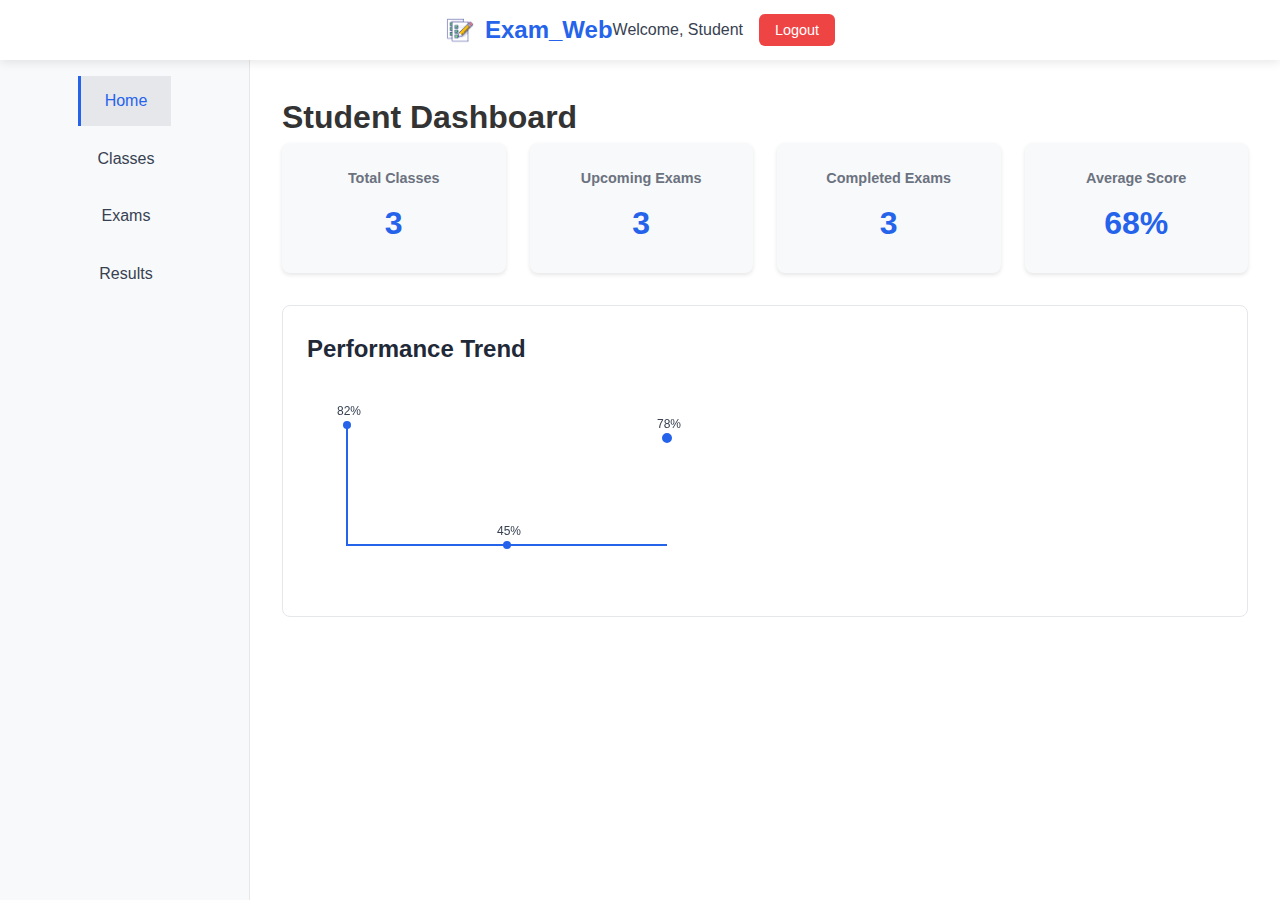
<file: student_dashboard.html>
<!DOCTYPE html>
<html lang="en">
<head>
    <meta charset="UTF-8">
    <meta name="viewport" content="width=device-width, initial-scale=1.0">
    <title>Student Dashboard - Exam_Web</title>
    <link rel="stylesheet" href="css/styles.css">
    <link rel="stylesheet" href="css/dashboard.css">
    <link rel="icon" type="image/x-icon" href="assets/favicon.ico">
</head>
<body>
    <nav class="dashboard-nav">
        <div class="nav-container">
            <div class="logo">
                <img src="assets/logo.png" alt="Exam_Web Logo" width="30" height="30">
                <span>Exam_Web</span>
            </div>
            <div class="nav-right">
                <span class="student-name">Welcome, Student</span>
                <button class="logout-btn" onclick="logout()">Logout</button>
            </div>
        </div>
    </nav>

    <div class="dashboard-container">
        <aside class="sidebar">
            <nav class="sidebar-nav">
                <a href="#home" class="nav-link active" data-section="home">Home</a>
                <a href="#classes" class="nav-link" data-section="classes">Classes</a>
                <a href="#exams" class="nav-link" data-section="exams">Exams</a>
                <a href="#results" class="nav-link" data-section="results">Results</a>
            </nav>
        </aside>

        <main class="dashboard-main">
            <!-- Home Section -->
            <section id="home" class="dashboard-section active">
                <h1>Student Dashboard</h1>
                <div class="stats-grid">
                    <div class="stat-card">
                        <h3>Total Classes</h3>
                        <p id="totalClasses">0</p>
                    </div>
                    <div class="stat-card">
                        <h3>Upcoming Exams</h3>
                        <p id="upcomingCount">0</p>
                    </div>
                    <div class="stat-card">
                        <h3>Completed Exams</h3>
                        <p id="completedCount">0</p>
                    </div>
                    <div class="stat-card">
                        <h3>Average Score</h3>
                        <p id="avgScore">0%</p>
                    </div>
                </div>
                
                <div class="chart-container">
                    <h2>Performance Trend</h2>
                    <canvas id="performanceChart" width="400" height="200"></canvas>
                </div>
            </section>

            <!-- Classes Section -->
            <section id="classes" class="dashboard-section">
                <h1>Joined Classes</h1>
                <div id="classesContainer" class="cards-grid">
                    <!-- Classes will be populated here -->
                </div>
            </section>

            <!-- Exams Section -->
            <section id="exams" class="dashboard-section">
                <h1>Upcoming Exams</h1>
                <div id="upcomingExams" class="cards-grid">
                    <!-- Upcoming exams will be populated here -->
                </div>
            </section>

            <!-- Results Section -->
            <section id="results" class="dashboard-section">
                <h1>Past Exams & Results</h1>
                <div id="pastExams" class="cards-grid">
                    <!-- Past exams will be populated here -->
                </div>
            </section>
        </main>
    </div>

    <script src="js/student_dashboard.js"></script>
</body>
</html>
</file>
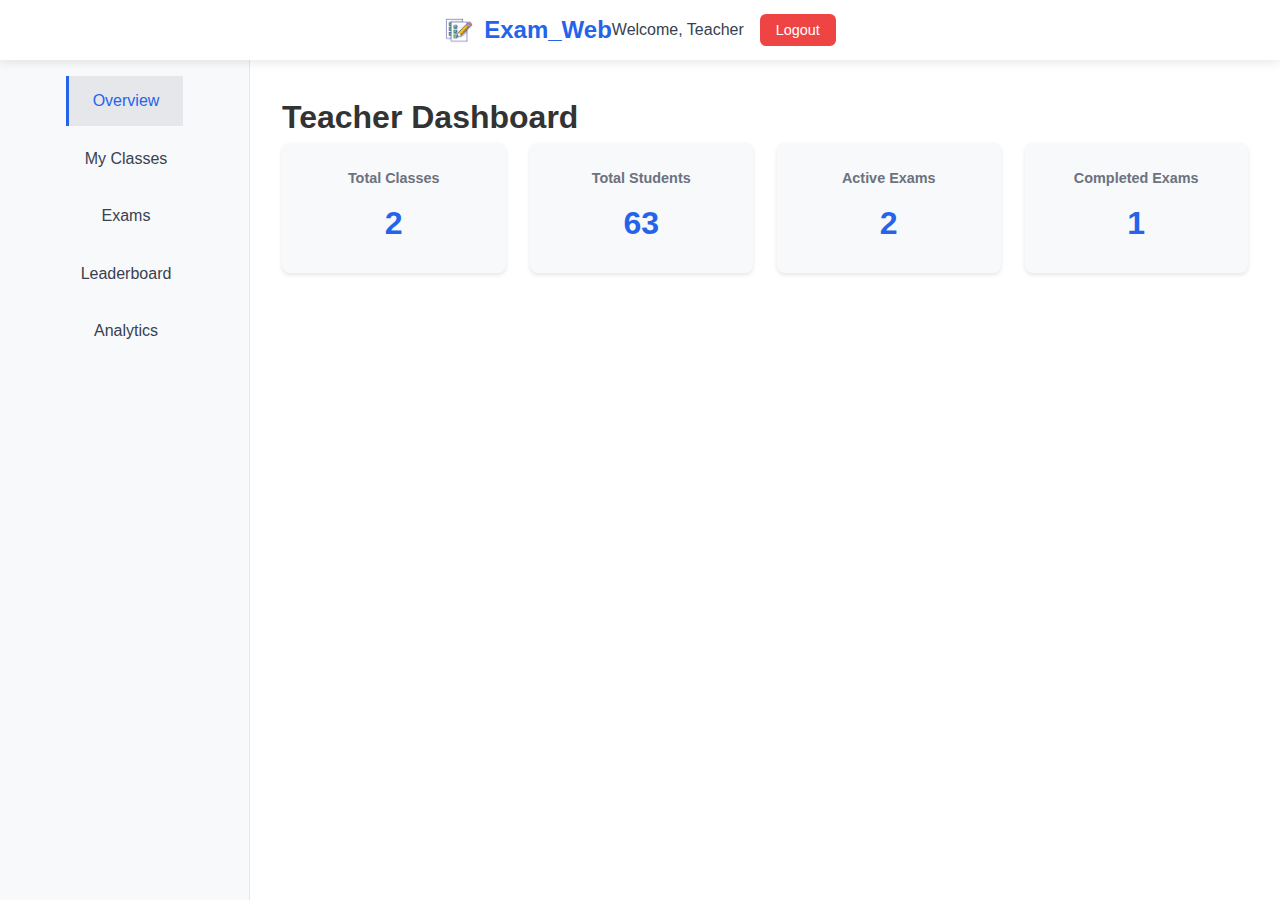
<file: teacher_dashboard.html>
<!DOCTYPE html>
<html lang="en">
<head>
    <meta charset="UTF-8">
    <meta name="viewport" content="width=device-width, initial-scale=1.0">
    <title>Teacher Dashboard - Exam_Web</title>
    <link rel="stylesheet" href="css/styles.css">
    <link rel="stylesheet" href="css/dashboard.css">
    <link rel="icon" type="image/x-icon" href="assets/favicon.ico">
</head>
<body>
    <nav class="dashboard-nav">
        <div class="nav-container">
            <div class="logo">
                <img src="assets/logo.png" alt="Exam_Web Logo" width="30" height="30">
                <span>Exam_Web</span>
            </div>
            <div class="nav-right">
                <span class="teacher-name">Welcome, Teacher</span>
                <button class="logout-btn" onclick="logout()">Logout</button>
            </div>
        </div>
    </nav>

    <div class="dashboard-container">
        <aside class="sidebar">
            <nav class="sidebar-nav">
                <a href="#overview" class="nav-link active" data-section="overview">Overview</a>
                <a href="#classes" class="nav-link" data-section="classes">My Classes</a>
                <a href="#exams" class="nav-link" data-section="exams">Exams</a>
                <a href="#leaderboard" class="nav-link" data-section="leaderboard">Leaderboard</a>
                <a href="#analytics" class="nav-link" data-section="analytics">Analytics</a>
            </nav>
        </aside>

        <main class="dashboard-main">
            <!-- Overview Section -->
            <section id="overview" class="dashboard-section active">
                <h1>Teacher Dashboard</h1>
                <div class="stats-grid">
                    <div class="stat-card">
                        <h3>Total Classes</h3>
                        <p id="totalClasses">0</p>
                    </div>
                    <div class="stat-card">
                        <h3>Total Students</h3>
                        <p id="totalStudents">0</p>
                    </div>
                    <div class="stat-card">
                        <h3>Active Exams</h3>
                        <p id="activeExams">0</p>
                    </div>
                    <div class="stat-card">
                        <h3>Completed Exams</h3>
                        <p id="completedExams">0</p>
                    </div>
                </div>
            </section>

            <!-- Classes Section -->
            <section id="classes" class="dashboard-section">
                <div class="section-header">
                    <h1>My Classes</h1>
                    <button class="btn-primary" onclick="createNewClass()">Create New Class</button>
                </div>
                <div id="classesContainer" class="cards-grid">
                    <!-- Classes will be populated here -->
                </div>
            </section>

            <!-- Exams Section -->
            <section id="exams" class="dashboard-section">
                <h1>Exams by Class</h1>
                <div id="examsAccordion" class="accordion">
                    <!-- Exams accordion will be populated here -->
                </div>
            </section>

            <!-- Leaderboard Section -->
            <section id="leaderboard" class="dashboard-section">
                <h1>Leaderboard Preview</h1>
                <div id="leaderboardContainer">
                    <table class="leaderboard-table">
                        <thead>
                            <tr>
                                <th>Rank</th>
                                <th>Student Name</th>
                                <th>Score</th>
                                <th>Exam</th>
                            </tr>
                        </thead>
                        <tbody id="leaderboardBody">
                            <!-- Leaderboard data will be populated here -->
                        </tbody>
                    </table>
                </div>
            </section>

            <!-- Analytics Section -->
            <section id="analytics" class="dashboard-section">
                <h1>Student Activity Insights</h1>
                <div class="chart-container">
                    <canvas id="activityChart" width="400" height="200"></canvas>
                </div>
            </section>
        </main>
    </div>

    <script src="js/teacher_dashboard.js"></script>
</body>
</html>
</file>
<file: css/dashboard.css>
/* Dashboard Styles */
.dashboard-nav {
    background: #fff;
    box-shadow: 0 2px 10px rgba(0,0,0,0.1);
    position: sticky;
    top: 0;
    z-index: 100;
}

.nav-container {
    max-width: 1200px;
    margin: 0 auto;
    padding: 0 20px;
    display: flex;
    justify-content: space-between;
    align-items: center;
    height: 60px;
}

.nav-right {
    display: flex;
    align-items: center;
    gap: 1rem;
}

.student-name, .teacher-name {
    font-weight: 500;
    color: #374151;
}

.logout-btn {
    background: #ef4444;
    color: white;
    border: none;
    padding: 0.5rem 1rem;
    border-radius: 6px;
    cursor: pointer;
    font-size: 0.9rem;
}

.logout-btn:hover {
    background: #dc2626;
}

.dashboard-container {
    display: flex;
    min-height: calc(100vh - 60px);
}

.sidebar {
    width: 250px;
    background: #f8f9fa;
    border-right: 1px solid #e5e7eb;
    padding: 1rem 0;
}

.sidebar-nav {
    display: flex;
    flex-direction: column;
    gap: 0.5rem;
}

.nav-link {
    padding: 0.75rem 1.5rem;
    text-decoration: none;
    color: #374151;
    transition: all 0.3s;
    border-left: 3px solid transparent;
}

.nav-link:hover, .nav-link.active {
    background: #e5e7eb;
    border-left-color: #2563eb;
    color: #2563eb;
}

.dashboard-main {
    flex: 1;
    padding: 2rem;
    background: #fff;
}

.dashboard-section {
    display: none;
}

.dashboard-section.active {
    display: block;
}

.stats-grid {
    display: grid;
    grid-template-columns: repeat(auto-fit, minmax(200px, 1fr));
    gap: 1.5rem;
    margin-bottom: 2rem;
}

.stat-card {
    background: #f8f9fa;
    padding: 1.5rem;
    border-radius: 8px;
    text-align: center;
    box-shadow: 0 2px 4px rgba(0,0,0,0.1);
}

.stat-card h3 {
    color: #6b7280;
    font-size: 0.9rem;
    margin-bottom: 0.5rem;
}

.stat-card p {
    font-size: 2rem;
    font-weight: bold;
    color: #2563eb;
}

.cards-grid {
    display: grid;
    grid-template-columns: repeat(auto-fill, minmax(300px, 1fr));
    gap: 1.5rem;
}

.class-card, .exam-card {
    background: #fff;
    border: 1px solid #e5e7eb;
    border-radius: 8px;
    padding: 1.5rem;
    box-shadow: 0 2px 4px rgba(0,0,0,0.1);
    transition: transform 0.3s;
}

.class-card:hover, .exam-card:hover {
    transform: translateY(-2px);
    box-shadow: 0 4px 8px rgba(0,0,0,0.15);
}

.card-header {
    display: flex;
    justify-content: space-between;
    align-items: start;
    margin-bottom: 1rem;
}

.card-title {
    font-size: 1.2rem;
    font-weight: bold;
    color: #1f2937;
}

.card-subtitle {
    color: #6b7280;
    font-size: 0.9rem;
}

.card-actions {
    display: flex;
    gap: 0.5rem;
    margin-top: 1rem;
}

.btn-small {
    padding: 0.25rem 0.75rem;
    font-size: 0.8rem;
    border-radius: 4px;
}

.btn-danger {
    background: #ef4444;
    color: white;
    border: none;
}

.btn-secondary {
    background: #6b7280;
    color: white;
    border: none;
}

.status-badge {
    padding: 0.25rem 0.75rem;
    border-radius: 20px;
    font-size: 0.8rem;
    font-weight: 500;
}

.status-scheduled {
    background: #fef3c7;
    color: #92400e;
}

.status-open {
    background: #dcfce7;
    color: #166534;
}

.status-completed {
    background: #e0e7ff;
    color: #3730a3;
}

.status-passed {
    background: #dcfce7;
    color: #166534;
}

.status-failed {
    background: #fee2e2;
    color: #991b1b;
}

.chart-container {
    background: #fff;
    border: 1px solid #e5e7eb;
    border-radius: 8px;
    padding: 1.5rem;
    margin-top: 2rem;
}

.chart-container h2 {
    margin-bottom: 1rem;
    color: #1f2937;
}

.section-header {
    display: flex;
    justify-content: space-between;
    align-items: center;
    margin-bottom: 2rem;
}

.accordion {
    border: 1px solid #e5e7eb;
    border-radius: 8px;
    overflow: hidden;
}

.accordion-item {
    border-bottom: 1px solid #e5e7eb;
}

.accordion-item:last-child {
    border-bottom: none;
}

.accordion-header {
    background: #f8f9fa;
    padding: 1rem;
    cursor: pointer;
    display: flex;
    justify-content: space-between;
    align-items: center;
}

.accordion-header:hover {
    background: #e5e7eb;
}

.accordion-content {
    padding: 1rem;
    display: none;
}

.accordion-content.active {
    display: block;
}

.leaderboard-table {
    width: 100%;
    border-collapse: collapse;
    background: #fff;
    border-radius: 8px;
    overflow: hidden;
    box-shadow: 0 2px 4px rgba(0,0,0,0.1);
}

.leaderboard-table th,
.leaderboard-table td {
    padding: 1rem;
    text-align: left;
    border-bottom: 1px solid #e5e7eb;
}

.leaderboard-table th {
    background: #f8f9fa;
    font-weight: 600;
}

.leaderboard-table tr:hover {
    background: #f8f9fa;
}

.empty-state {
    text-align: center;
    padding: 3rem;
    color: #6b7280;
}

@media (max-width: 768px) {
    .dashboard-container {
        flex-direction: column;
    }
    
    .sidebar {
        width: 100%;
        border-right: none;
        border-bottom: 1px solid #e5e7eb;
    }
    
    .sidebar-nav {
        flex-direction: row;
        overflow-x: auto;
    }
    
    .nav-link {
        white-space: nowrap;
        border-left: none;
        border-bottom: 3px solid transparent;
    }
    
    .nav-link.active {
        border-left: none;
        border-bottom-color: #2563eb;
    }
    
    .stats-grid {
        grid-template-columns: 1fr;
    }
    
    .cards-grid {
        grid-template-columns: 1fr;
    }
    
    .dashboard-main {
        padding: 1rem;
    }
}
</file>
<file: css/styles.css>
/* Reset and Base Styles */
* {
    margin: 0;
    padding: 0;
    box-sizing: border-box;
}

body {
    font-family: -apple-system, BlinkMacSystemFont, 'Segoe UI', Roboto, Oxygen, Ubuntu, Cantarell, sans-serif;
    line-height: 1.6;
    color: #333;
    background-color: #f8f9fa;
}

.container {
    max-width: 1200px;
    margin: 0 auto;
    padding: 0 20px;
}

/* Header Styles */
header {
    background: #fff;
    box-shadow: 0 2px 10px rgba(0,0,0,0.1);
    position: sticky;
    top: 0;
    z-index: 100;
}

header .container {
    display: flex;
    justify-content: space-between;
    align-items: center;
    padding: 1rem 20px;
}

.logo {
    display: flex;
    align-items: center;
    gap: 10px;
    font-size: 1.5rem;
    font-weight: bold;
    color: #2563eb;
}

nav {
    display: flex;
    gap: 1.5rem;
    align-items: center;
}

nav a {
    text-decoration: none;
    color: #333;
    font-weight: 500;
    transition: color 0.3s;
}

nav a:hover {
    color: #2563eb;
}

.btn-primary {
    background: #2563eb;
    color: white;
    padding: 0.5rem 1.5rem;
    border: none;
    border-radius: 6px;
    text-decoration: none;
    font-weight: 500;
    cursor: pointer;
    transition: background 0.3s;
}

.btn-primary:hover {
    background: #1d4ed8;
}

.btn-secondary {
    background: #6b7280;
    color: white;
    padding: 0.5rem 1.5rem;
    border: none;
    border-radius: 6px;
    text-decoration: none;
    font-weight: 500;
    cursor: pointer;
    transition: background 0.3s;
}

.btn-secondary:hover {
    background: #4b5563;
}

/* Hero Section */
.hero {
    background: linear-gradient(135deg, #667eea 0%, #764ba2 100%);
    color: white;
    padding: 4rem 0;
    text-align: center;
}

.hero h1 {
    font-size: 2.5rem;
    margin-bottom: 1rem;
}

.hero p {
    font-size: 1.2rem;
    margin-bottom: 2rem;
    opacity: 0.9;
}

.hero-buttons {
    display: flex;
    gap: 1rem;
    justify-content: center;
    flex-wrap: wrap;
}

/* Features Section */
.features {
    padding: 4rem 0;
    background: white;
}

.features h2 {
    text-align: center;
    margin-bottom: 3rem;
    font-size: 2rem;
    color: #1f2937;
}

.features-grid {
    display: grid;
    grid-template-columns: repeat(auto-fit, minmax(250px, 1fr));
    gap: 2rem;
}

.feature-card {
    background: #f8f9fa;
    padding: 2rem;
    border-radius: 8px;
    text-align: center;
    transition: transform 0.3s;
}

.feature-card:hover {
    transform: translateY(-5px);
}

.feature-card h3 {
    color: #2563eb;
    margin-bottom: 1rem;
}

/* Footer */
footer {
    background: #1f2937;
    color: white;
    text-align: center;
    padding: 2rem 0;
}

footer a {
    color: #60a5fa;
    text-decoration: none;
}

/* Form Styles */
.form-container {
    min-height: 100vh;
    display: flex;
    align-items: center;
    justify-content: center;
    padding: 2rem;
    background: linear-gradient(135deg, #667eea 0%, #764ba2 100%);
}

.form-wrapper {
    background: white;
    padding: 2.5rem;
    border-radius: 10px;
    box-shadow: 0 10px 25px rgba(0,0,0,0.1);
    width: 100%;
    max-width: 400px;
}

.form-wrapper h1 {
    text-align: center;
    margin-bottom: 0.5rem;
    color: #1f2937;
}

.form-subtitle {
    text-align: center;
    color: #6b7280;
    margin-bottom: 2rem;
}

.form-group {
    margin-bottom: 1.5rem;
}

.form-group label {
    display: block;
    margin-bottom: 0.5rem;
    font-weight: 500;
    color: #374151;
}

.form-group input,
.form-group select {
    width: 100%;
    padding: 0.75rem;
    border: 1px solid #d1d5db;
    border-radius: 6px;
    font-size: 1rem;
    transition: border-color 0.3s;
}

.form-group input:focus,
.form-group select:focus {
    outline: none;
    border-color: #2563eb;
    box-shadow: 0 0 0 3px rgba(37, 99, 235, 0.1);
}

.password-input {
    position: relative;
}

.toggle-password {
    position: absolute;
    right: 10px;
    top: 50%;
    transform: translateY(-50%);
    background: none;
    border: none;
    cursor: pointer;
    font-size: 1.2rem;
}

.radio-group {
    display: flex;
    gap: 1rem;
}

.radio-option {
    display: flex;
    align-items: center;
    gap: 0.5rem;
    cursor: pointer;
}

.radio-option input[type="radio"] {
    width: auto;
}

.checkbox-group label {
    display: flex;
    align-items: center;
    gap: 0.5rem;
    cursor: pointer;
}

.checkbox-group input[type="checkbox"] {
    width: auto;
}

.forgot-link {
    color: #2563eb;
    text-decoration: none;
    font-size: 0.9rem;
}

.forgot-link:hover {
    text-decoration: underline;
}

.form-footer {
    text-align: center;
    margin-top: 1.5rem;
}

.form-footer p {
    margin: 0.5rem 0;
    color: #6b7280;
}

.form-footer a {
    color: #2563eb;
    text-decoration: none;
}

.form-footer a:hover {
    text-decoration: underline;
}

/* Messages */
.error-message,
.success-message {
    padding: 1rem;
    border-radius: 6px;
    margin-top: 1rem;
    text-align: center;
}

.error-message {
    background: #fee2e2;
    color: #991b1b;
    border: 1px solid #fca5a5;
}

.success-message {
    background: #dcfce7;
    color: #166534;
    border: 1px solid #86efac;
}

/* Timer */
.timer-container {
    text-align: center;
    color: #6b7280;
    font-size: 0.9rem;
}

#timer {
    color: #dc2626;
    font-weight: bold;
}

/* Responsive Design */
@media (max-width: 768px) {
    .hero h1 {
        font-size: 2rem;
    }
    
    .hero p {
        font-size: 1rem;
    }
    
    .features-grid {
        grid-template-columns: 1fr;
    }
    
    .form-wrapper {
        padding: 2rem;
    }
    
    .radio-group {
        flex-direction: column;
        gap: 0.5rem;
    }
}

@media (max-width: 480px) {
    header .container {
        flex-direction: column;
        gap: 1rem;
    }
    
    .hero-buttons {
        flex-direction: column;
        align-items: center;
    }
    
    .form-container {
        padding: 1rem;
    }
}

/* Dark Mode Variables */
@media (prefers-color-scheme: dark) {
    :root {
        --bg-color: #1f2937;
        --text-color: #f9fafb;
        --card-bg: #374151;
        --border-color: #4b5563;
    }
}

/* Disabled state */
button:disabled {
    opacity: 0.6;
    cursor: not-allowed;
}

input:disabled {
    background-color: #f3f4f6;
    cursor: not-allowed;
}
</file>
<file: css/styles_enhanced.css>
/* Enhanced Accessibility and Responsive Styles */

/* Reset and Base Styles */
* {
    margin: 0;
    padding: 0;
    box-sizing: border-box;
}

body {
    font-family: -apple-system, BlinkMacSystemFont, 'Segoe UI', Roboto, Oxygen, Ubuntu, Cantarell, sans-serif;
    line-height: 1.6;
    color: #333;
    background-color: #f8f9fa;
}

/* Accessibility improvements */
.sr-only {
    position: absolute;
    width: 1px;
    height: 1px;
    padding: 0;
    margin: -1px;
    overflow: hidden;
    clip: rect(0, 0, 0, 0);
    white-space: nowrap;
    border: 0;
}

/* Focus styles */
*:focus-visible {
    outline: 2px solid #2563eb;
    outline-offset: 2px;
}

/* Touch target improvements */
.btn-primary,
.btn-secondary,
.toggle-password,
.forgot-link,
.form-footer a,
nav a {
    min-height: 48px;
    min-width: 48px;
    padding: 0.75rem 1.5rem;
    display: inline-flex;
    align-items: center;
    justify-content: center;
    cursor: pointer;
    transition: all 0.3s ease;
    border-radius: 8px;
    text-decoration: none;
    border: none;
    font-weight: 500;
}

.btn-primary {
    background: #2563eb;
    color: white;
    box-shadow: 0 2px 4px rgba(0, 0, 0, 0.1);
}

.btn-primary:hover {
    background: #1d4ed8;
    transform: translateY(-1px);
    box-shadow: 0 4px 8px rgba(0, 0, 0, 0.15);
}

.btn-secondary {
    background: #6b7280;
    color: white;
    box-shadow: 0 2px 4px rgba(0, 0, 0, 0.1);
}

.btn-secondary:hover {
    background: #4b5563;
    transform: translateY(-1px);
    box-shadow: 0 4px 8px rgba(0, 0, 0, 0.15);
}

/* Form improvements */
.form-group input,
.form-group select,
.form-group textarea {
    width: 100%;
    padding: 0.75rem;
    border: 1px solid #d1d5db;
    border-radius: 8px;
    font-size: 1rem;
    min-height: 48px;
    transition: border-color 0.3s, box-shadow 0.3s;
}

.form-group input:focus,
.form-group select:focus,
.form-group textarea:focus {
    outline: none;
    border-color: #2563eb;
    box-shadow: 0 0 0 3px rgba(37, 99, 235, 0.1);
}

/* Radio and checkbox improvements */
.radio-option,
.checkbox-group label {
    display: flex;
    align-items: center;
    gap: 0.75rem;
    padding: 0.75rem;
    border-radius: 8px;
    cursor: pointer;
    min-height: 48px;
    transition: background-color 0.3s;
}

.radio-option:hover,
.checkbox-group label:hover {
    background-color: #f3f4f6;
}

.radio-option input[type="radio"],
.checkbox-group input[type="checkbox"] {
    width: 20px;
    height: 20px;
    min-height: 20px;
    cursor: pointer;
}

/* Card improvements */
.feature-card,
.class-card,
.exam-card {
    background: white;
    border-radius: 12px;
    padding: 1.5rem;
    box-shadow: 0 2px 10px rgba(0, 0, 0, 0.1);
    transition: transform 0.3s, box-shadow 0.3s;
}

.feature-card:hover,
.class-card:hover,
.exam-card:hover {
    transform: translateY(-2px);
    box-shadow: 0 4px 20px rgba(0, 0, 0, 0.15);
}

/* Responsive improvements */
@media (max-width: 768px) {
    .container {
        padding: 0 1rem;
    }
    
    .hero {
        padding: 2rem 1rem;
    }
    
    .hero h1 {
        font-size: 2rem;
    }
    
    .hero p {
        font-size: 1rem;
    }
    
    .form-wrapper {
        padding: 1.5rem;
        margin: 1rem;
    }
    
    .btn-primary,
    .btn-secondary {
        width: 100%;
        margin-bottom: 0.5rem;
    }
}

@media (max-width: 480px) {
    .hero-buttons {
        flex-direction: column;
        align-items: center;
    }
    
    .features-grid {
        grid-template-columns: 1fr;
    }
    
    .form-container {
        padding: 1rem;
    }
    
    .form-group input,
    .form-group select {
        font-size: 16px; /* Prevents zoom on iOS */
    }
}

/* High contrast mode */
@media (prefers-contrast: high) {
    .btn-primary {
        border: 2px solid #1d4ed8;
    }
    
    .btn-secondary {
        border: 2px solid #4b5563;
    }
    
    .form-group input,
    .form-group select {
        border: 2px solid #374151;
    }
}

/* Reduced motion */
@media (prefers-reduced-motion: reduce) {
    * {
        transition: none !important;
        animation: none !important;
    }
}

/* Dark mode support */
@media (prefers-color-scheme: dark) {
    :root {
        --bg-color: #1f2937;
        --text-color: #f9fafb;
        --card-bg: #374151;
        --border-color: #4b5563;
    }
    
    body {
        background-color: var(--bg-color);
        color: var(--text-color);
    }
    
    .feature-card,
    .class-card,
    .exam-card,
    .form-wrapper {
        background: var(--card-bg);
        color: var(--text-color);
    }
    
    .form-group input,
    .form-group select {
        background: var(--card-bg);
        border-color: var(--border-color);
        color: var(--text-color);
    }
}

/* Touch-specific improvements */
@media (hover: none) and (pointer: coarse) {
    .btn-primary,
    .btn-secondary {
        min-height: 44px;
        min-width: 44px;
    }
    
    .radio-option,
    .checkbox-group label {
        padding: 1rem;
    }
    
    .toggle-password {
        min-height: 44px;
        min-width: 44px;
    }
}

/* Loading states */
.loading {
    opacity: 0.6;
    pointer-events: none;
}

/* Error and success states */
.error-message,
.success-message {
    padding: 1rem;
    border-radius: 8px;
    margin-top: 1rem;
    text-align: center;
    box-shadow: 0 2px 4px rgba(0, 0, 0, 0.1);
}

.error-message {
    background: #fef2f2;
    color: #991b1b;
    border: 1px solid #fca5a5;
}

.success-message {
    background: #f0fdf4;
    color: #166534;
    border: 1px solid #86efac;
}

/* Skip link for keyboard navigation */
.skip-link {
    position: absolute;
    top: -40px;
    left: 0;
    background: #2563eb;
    color: white;
    padding: 0.5rem 1rem;
    text-decoration: none;
    border-radius: 0 0 4px 0;
    z-index: 1000;
}

.skip-link:focus {
    top: 0;
}

/* Improved focus indicators */
input[type="radio"]:focus,
input[type="checkbox"]:focus {
    outline: 2px solid #2563eb;
    outline-offset: 2px;
}

/* Grid improvements */
.features-grid,
.stats-grid,
.cards-grid {
    display: grid;
    gap: 1.5rem;
}

.features-grid {
    grid-template-columns: repeat(auto-fit, minmax(280px, 1fr));
}

.stats-grid {
    grid-template-columns: repeat(auto-fit, minmax(200px, 1fr));
}

.cards-grid {
    grid-template-columns: repeat(auto-fill, minmax(300px, 1fr));
}

/* Navigation improvements */
nav {
    display: flex;
    gap: 1rem;
    align-items: center;
    flex-wrap: wrap;
}

@media (max-width: 768px) {
    nav {
        flex-direction: column;
        align-items: stretch;
    }
    
    nav a {
        text-align: center;
        margin-bottom: 0.5rem;
    }
}
</file>
